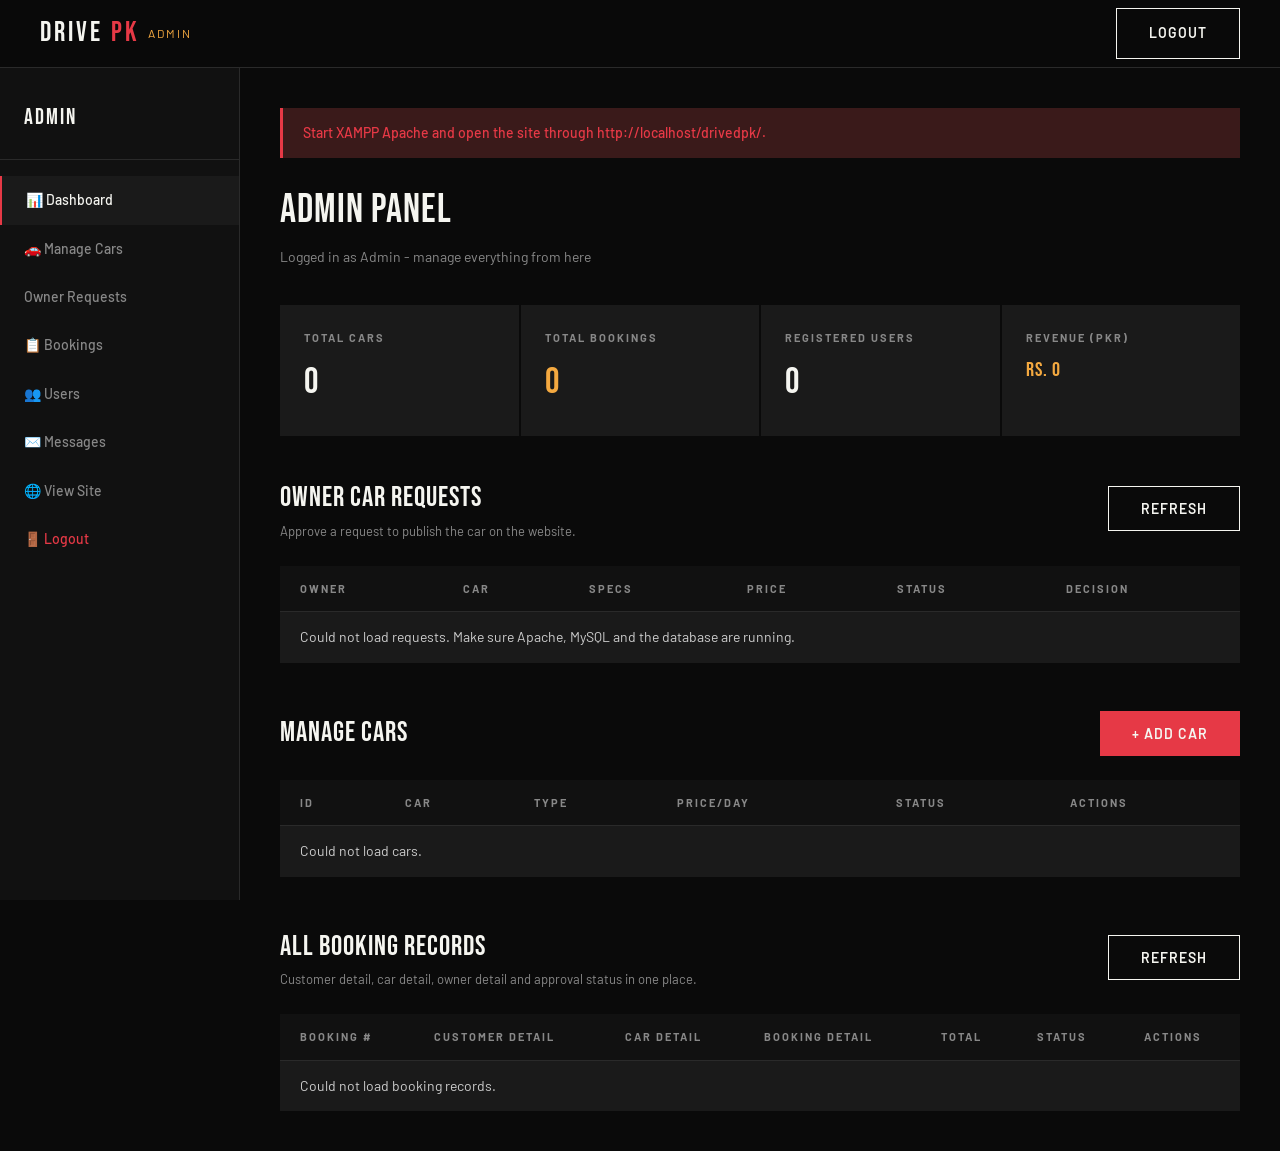
<file: admin.html>
<!DOCTYPE html>
<html lang="en">
<head>
  <meta charset="UTF-8">
  <meta name="viewport" content="width=device-width, initial-scale=1.0">
  <title>Admin Panel — DrivePK</title>
  <link rel="stylesheet" href="css/style.css">
  <link rel="stylesheet" href="css/responsive.css">
</head>
<body data-guard="admin">

<nav>
  <div class="nav-inner">
    <a href="index.html" class="nav-logo">DRIVE<span>PK</span> <span style="font-size:12px; color:var(--gold); letter-spacing:2px; font-family:var(--font-body);">ADMIN</span></a>
    <div class="nav-actions">
      <a href="php/auth.php?action=logout" class="btn-outline">Logout</a>
    </div>
  </div>
</nav>

<div class="dashboard-layout">

  <aside class="sidebar-nav">
    <div class="sidebar-nav-logo">ADMIN</div>
    <a href="admin.html" class="active">📊 Dashboard</a>
    <a href="#cars-section" onclick="showSection('cars')">🚗 Manage Cars</a>
    <a href="#owner-requests">Owner Requests</a>
    <a href="#bookings-section" onclick="showSection('bookings')">📋 Bookings</a>
    <a href="#users-section" onclick="showSection('users')">👥 Users</a>
    <a href="#messages-section" onclick="showSection('messages')">✉️ Messages</a>
    <a href="index.html">🌐 View Site</a>
    <a href="php/auth.php?action=logout" style="color:var(--red);">🚪 Logout</a>
  </aside>

  <main class="dashboard-main">

    <div id="alertBox"></div>
    <div class="dashboard-greeting">ADMIN PANEL</div>
    <div class="dashboard-date">Logged in as <span data-user-name>Admin</span> - manage everything from here</div>

    <div class="stats-row">
      <div class="stat-card">
        <div class="stat-card-label">Total Cars</div>
        <div class="stat-card-value" id="adminTotalCars">0</div>
      </div>
      <div class="stat-card">
        <div class="stat-card-label">Total Bookings</div>
        <div class="stat-card-value gold" id="adminTotalBookings">0</div>
      </div>
      <div class="stat-card">
        <div class="stat-card-label">Registered Users</div>
        <div class="stat-card-value" id="adminTotalUsers">0</div>
      </div>
      <div class="stat-card">
        <div class="stat-card-label">Revenue (PKR)</div>
        <div class="stat-card-value" id="adminTotalRevenue" style="font-size:20px; color:var(--gold);">Rs. 0</div>
      </div>
    </div>

    <div id="owner-requests" style="margin-bottom:48px;">
      <div style="margin-bottom:24px; display:flex; justify-content:space-between; align-items:center; gap:16px; flex-wrap:wrap;">
        <div>
          <div style="font-family:var(--font-display); font-size:28px; letter-spacing:1px;">OWNER CAR REQUESTS</div>
          <div style="font-size:13px; color:var(--gray);">Approve a request to publish the car on the website.</div>
        </div>
        <button class="btn-outline" type="button" onclick="loadOwnerRequests()">Refresh</button>
      </div>

      <div class="data-table-wrapper">
        <table class="data-table">
          <thead>
            <tr>
              <th>Owner</th>
              <th>Car</th>
              <th>Specs</th>
              <th>Price</th>
              <th>Status</th>
              <th>Decision</th>
            </tr>
          </thead>
          <tbody id="ownerRequestsBody">
            <tr>
              <td colspan="6">Loading owner requests...</td>
            </tr>
          </tbody>
        </table>
      </div>
    </div>

    <div id="section-cars">
      <div style="margin-bottom:24px; display:flex; justify-content:space-between; align-items:center;">
        <div style="font-family:var(--font-display); font-size:28px; letter-spacing:1px;">MANAGE CARS</div>
        <button class="btn-primary" onclick="document.getElementById('addCarForm').style.display='block'">+ Add Car</button>
      </div>

      <div id="addCarForm" style="display:none; background:var(--card); padding:28px; margin-bottom:24px;">
        <div style="font-family:var(--font-display); font-size:24px; letter-spacing:1px; margin-bottom:20px;">ADD NEW CAR</div>
        <form action="php/admin.php" method="POST">
          <input type="hidden" name="action" value="add_car">
          <div class="form-row">
            <div class="form-group">
              <label>Brand</label>
              <input type="text" name="brand" placeholder="Toyota" required>
            </div>
            <div class="form-group">
              <label>Model</label>
              <input type="text" name="model" placeholder="Corolla" required>
            </div>
          </div>
          <div class="form-row">
            <div class="form-group">
              <label>Year</label>
              <input type="number" name="year" placeholder="2023" required>
            </div>
            <div class="form-group">
              <label>Price Per Day (PKR)</label>
              <input type="number" name="price_per_day" placeholder="8000" required>
            </div>
          </div>
          <div class="form-row">
            <div class="form-group">
              <label>Car Type</label>
              <select name="type">
                <option value="sedan">Sedan</option>
                <option value="suv">SUV</option>
                <option value="hatchback">Hatchback</option>
                <option value="luxury">Luxury</option>
              </select>
            </div>
            <div class="form-group">
              <label>Fuel Type</label>
              <select name="fuel_type">
                <option value="petrol">Petrol</option>
                <option value="diesel">Diesel</option>
                <option value="hybrid">Hybrid</option>
              </select>
            </div>
          </div>
          <div class="form-row">
            <div class="form-group">
              <label>Transmission</label>
              <select name="transmission">
                <option value="auto">Automatic</option>
                <option value="manual">Manual</option>
                <option value="cvt">CVT</option>
              </select>
            </div>
            <div class="form-group">
              <label>Seats</label>
              <input type="number" name="seats" placeholder="5" value="5" required>
            </div>
          </div>
          <div class="form-group">
            <label>Image Filename (in /images/)</label>
            <input type="text" name="image" placeholder="corolla.jpg">
          </div>
          <div style="display:flex; gap:12px;">
            <button type="submit" class="btn-primary">Save Car</button>
            <button type="button" class="btn-outline" onclick="document.getElementById('addCarForm').style.display='none'">Cancel</button>
          </div>
        </form>
      </div>

      <div class="data-table-wrapper">
        <table class="data-table">
          <thead>
            <tr>
              <th>ID</th>
              <th>Car</th>
              <th>Type</th>
              <th>Price/Day</th>
              <th>Status</th>
              <th>Actions</th>
            </tr>
          </thead>
          <tbody id="adminCarsBody">
            <tr>
              <td colspan="6">Loading cars...</td>
            </tr>
          </tbody>
        </table>
      </div>
    </div>

    <div style="margin-top:48px; margin-bottom:24px; display:flex; justify-content:space-between; align-items:center; gap:16px; flex-wrap:wrap;">
      <div>
        <div style="font-family:var(--font-display); font-size:28px; letter-spacing:1px;">ALL BOOKING RECORDS</div>
        <div style="font-size:13px; color:var(--gray);">Customer detail, car detail, owner detail and approval status in one place.</div>
      </div>
      <button type="button" class="btn-outline" onclick="loadAdminBookings()">Refresh</button>
    </div>
    <div class="data-table-wrapper">
      <table class="data-table">
        <thead>
          <tr>
            <th>Booking #</th>
            <th>Customer Detail</th>
            <th>Car Detail</th>
            <th>Booking Detail</th>
            <th>Total</th>
            <th>Status</th>
            <th>Actions</th>
          </tr>
        </thead>
        <tbody id="adminBookingsBody">
          <tr>
            <td colspan="7">Loading bookings...</td>
          </tr>
        </tbody>
      </table>
    </div>

  </main>
</div>

<script src="js/main.js"></script>
<script src="js/auth-state.js"></script>
<script>
function escapeHTML(value) {
  return String(value ?? '').replace(/[&<>"']/g, function(char) {
    return ({ '&': '&amp;', '<': '&lt;', '>': '&gt;', '"': '&quot;', "'": '&#039;' })[char];
  });
}

function formatPKR(value) {
  return 'Rs. ' + Number(value || 0).toLocaleString('en-PK');
}

function formatDate(value) {
  if (!value) return '-';
  const date = new Date(String(value).replace(' ', 'T'));
  if (Number.isNaN(date.getTime())) return escapeHTML(value);
  return date.toLocaleDateString('en-PK', { year: 'numeric', month: 'short', day: 'numeric' });
}

function parseGalleryImages(value, fallbackImage) {
  let images = [];
  if (Array.isArray(value)) {
    images = value;
  } else if (value) {
    try {
      const parsed = JSON.parse(value);
      images = Array.isArray(parsed) ? parsed : [];
    } catch (error) {
      images = String(value).split(/[\r\n,]+/);
    }
  }
  if (!images.length && fallbackImage) images = [fallbackImage];
  return images.filter(Boolean);
}

function imagePath(image) {
  const value = String(image || 'corolla.jpg').trim();
  if (/^(https?:)?\/\//i.test(value) || value.startsWith('data:')) return value;
  if (value.startsWith('images/')) return value;
  return 'images/' + value;
}

function gallerySummary(value, fallbackImage) {
  const images = parseGalleryImages(value, fallbackImage);
  if (!images.length) return '';
  return `
    <div style="display:flex; gap:6px; margin-top:8px; align-items:center; flex-wrap:wrap;">
      ${images.slice(0, 3).map(image => `<img src="${escapeHTML(imagePath(image))}" alt="Car photo" style="width:46px; height:34px; object-fit:cover; border:1px solid var(--border);">`).join('')}
      <span style="font-size:12px; color:var(--gray);">${images.length} photo(s)</span>
    </div>
  `;
}

function statusBadge(status) {
  if (status === 'approved') return '<span class="badge badge-available">Approved</span>';
  if (status === 'confirmed' || status === 'active') return '<span class="badge badge-booked">Booked</span>';
  if (status === 'completed') return '<span class="badge badge-available">Completed</span>';
  if (status === 'cancelled') return '<span class="badge badge-booked">Cancelled</span>';
  if (status === 'rejected') return '<span class="badge badge-booked">Rejected</span>';
  return '<span class="badge" style="background:#1a2a3a; color:#64b5f6;">Pending</span>';
}

function availabilityBadge(available) {
  return Number(available) === 1 || available === true
    ? '<span class="badge badge-available">Free</span>'
    : '<span class="badge badge-booked">Booked</span>';
}

function requestActions(request) {
  if (request.status !== 'pending') {
    return `<div style="font-size:12px; color:var(--gray);">${escapeHTML(request.admin_note || 'Reviewed')}</div>`;
  }

  return `
    <form action="php/admin.php" method="POST" style="display:flex; gap:8px; flex-wrap:wrap; margin-bottom:8px;">
      <input type="hidden" name="action" value="approve_car_request">
      <input type="hidden" name="request_id" value="${escapeHTML(request.id)}">
      <input type="text" name="admin_note" placeholder="Approval note" style="min-width:150px; flex:1; background:var(--black); border:1px solid var(--border); color:var(--white); padding:8px;">
      <button class="action-btn edit" type="submit">Approve</button>
    </form>
    <form action="php/admin.php" method="POST" style="display:flex; gap:8px; flex-wrap:wrap;">
      <input type="hidden" name="action" value="reject_car_request">
      <input type="hidden" name="request_id" value="${escapeHTML(request.id)}">
      <input type="text" name="admin_note" placeholder="Reject reason" style="min-width:150px; flex:1; background:var(--black); border:1px solid var(--border); color:var(--white); padding:8px;">
      <button class="action-btn delete" type="submit">Reject</button>
    </form>
  `;
}

function bookingActions(booking) {
  const statuses = ['pending', 'confirmed', 'active', 'completed', 'cancelled', 'rejected'];
  return `
    <form action="php/admin.php" method="POST" style="display:flex; gap:8px; flex-wrap:wrap; align-items:center;">
      <input type="hidden" name="action" value="update_booking">
      <input type="hidden" name="booking_id" value="${escapeHTML(booking.id)}">
      <select name="status" style="background:var(--black); border:1px solid var(--border); color:var(--white); padding:8px;">
        ${statuses.map(status => `<option value="${status}" ${booking.status === status ? 'selected' : ''}>${status}</option>`).join('')}
      </select>
      <button class="action-btn edit" type="submit">Update</button>
    </form>
  `;
}

async function loadOwnerRequests() {
  const body = document.getElementById('ownerRequestsBody');
  if (!body) return;

  body.innerHTML = '<tr><td colspan="6">Loading owner requests...</td></tr>';

  try {
    const response = await fetch('php/admin.php?action=list_car_requests', { cache: 'no-store' });
    const result = await response.json();
    const requests = result.requests || [];

    if (!requests.length) {
      body.innerHTML = '<tr><td colspan="6">No owner car requests yet.</td></tr>';
      return;
    }

    body.innerHTML = requests.map(request => `
      <tr>
        <td>
          <strong>${escapeHTML(request.owner_name)}</strong>
          <div style="font-size:12px; color:var(--gray);">${escapeHTML(request.owner_email)}</div>
          <div style="font-size:12px; color:var(--gray);">${escapeHTML(request.owner_phone)}</div>
        </td>
        <td>
          <strong>${escapeHTML(request.brand)} ${escapeHTML(request.model)}</strong>
          <div style="font-size:12px; color:var(--gray);">${escapeHTML(request.year)} - ${escapeHTML(request.city || '')}</div>
          ${gallerySummary(request.gallery_images, request.image)}
          <div style="font-size:12px; color:var(--gray);">${escapeHTML(request.description || '')}</div>
        </td>
        <td>${escapeHTML(request.type)} / ${escapeHTML(request.fuel_type)} / ${escapeHTML(request.transmission)} / ${escapeHTML(request.seats)} seats</td>
        <td style="color:var(--gold);">${formatPKR(request.price_per_day)}</td>
        <td>${statusBadge(request.status)}</td>
        <td>${requestActions(request)}</td>
      </tr>
    `).join('');
  } catch (error) {
    body.innerHTML = '<tr><td colspan="6">Could not load requests. Make sure Apache, MySQL and the database are running.</td></tr>';
  }
}

async function loadAdminSummary() {
  try {
    const response = await fetch('php/admin.php?action=summary', { cache: 'no-store' });
    const result = await response.json();
    const summary = result.summary || {};

    document.getElementById('adminTotalCars').textContent = summary.cars || 0;
    document.getElementById('adminTotalBookings').textContent = summary.bookings || 0;
    document.getElementById('adminTotalUsers').textContent = summary.users || 0;
    document.getElementById('adminTotalRevenue').textContent = formatPKR(summary.revenue || 0);
  } catch (error) {}
}

async function loadAdminCars() {
  const body = document.getElementById('adminCarsBody');
  if (!body) return;

  body.innerHTML = '<tr><td colspan="6">Loading cars...</td></tr>';

  try {
    const response = await fetch('php/cars.php', { cache: 'no-store' });
    const result = await response.json();
    const cars = result.cars || [];

    if (!cars.length) {
      body.innerHTML = '<tr><td colspan="6">No cars found.</td></tr>';
      return;
    }

    body.innerHTML = cars.map(car => `
      <tr>
        <td>${escapeHTML(car.id)}</td>
        <td>
          <strong>${escapeHTML(car.brand)} ${escapeHTML(car.model)} ${escapeHTML(car.year)}</strong>
          <div style="font-size:12px; color:var(--gray);">Owner: ${escapeHTML(car.owner_name || 'DrivePK admin')}</div>
        </td>
        <td>${escapeHTML(car.type)} / ${escapeHTML(car.fuel_type)} / ${escapeHTML(car.transmission)}</td>
        <td style="color:var(--gold);">${formatPKR(car.price_per_day)}</td>
        <td>${availabilityBadge(car.available)}</td>
        <td><div class="table-actions">
          <button class="action-btn edit" onclick="editCar(${escapeHTML(car.id)})">Edit</button>
          <button class="action-btn delete" onclick="deleteCar(${escapeHTML(car.id)})">Delete</button>
        </div></td>
      </tr>
    `).join('');
  } catch (error) {
    body.innerHTML = '<tr><td colspan="6">Could not load cars.</td></tr>';
  }
}

async function loadAdminBookings() {
  const body = document.getElementById('adminBookingsBody');
  if (!body) return;

  body.innerHTML = '<tr><td colspan="7">Loading bookings...</td></tr>';

  try {
    const response = await fetch('php/admin.php?action=list_bookings', { cache: 'no-store' });
    const result = await response.json();
    const bookings = result.bookings || [];

    if (!bookings.length) {
      body.innerHTML = '<tr><td colspan="7">No booking records yet.</td></tr>';
      return;
    }

    body.innerHTML = bookings.map(booking => `
      <tr>
        <td>
          <strong>${escapeHTML(booking.booking_ref)}</strong>
          <div style="font-size:12px; color:var(--gray);">Submitted ${formatDate(booking.created_at)}</div>
        </td>
        <td>
          <strong>${escapeHTML(booking.full_name)}</strong>
          <div style="font-size:12px; color:var(--gray);">${escapeHTML(booking.email)}</div>
          <div style="font-size:12px; color:var(--gray);">${escapeHTML(booking.phone)}</div>
          <div style="font-size:12px; color:var(--gray);">CNIC: ${escapeHTML(booking.cnic)}</div>
        </td>
        <td>
          <strong>${escapeHTML(booking.brand)} ${escapeHTML(booking.model)} ${escapeHTML(booking.year)}</strong>
          <div style="font-size:12px; color:var(--gray);">${escapeHTML(booking.type)} / ${escapeHTML(booking.fuel_type)} / ${escapeHTML(booking.transmission)} / ${escapeHTML(booking.seats)} seats</div>
          <div style="font-size:12px; color:var(--gray);">Owner: ${escapeHTML(booking.owner_name || 'DrivePK admin')}</div>
          <div style="font-size:12px; color:var(--gray);">Car status: ${Number(booking.available) === 1 ? 'Free' : 'Booked'}</div>
        </td>
        <td>
          <div>${formatDate(booking.pickup_date)} to ${formatDate(booking.dropoff_date)}</div>
          <div style="font-size:12px; color:var(--gray);">${escapeHTML(booking.total_days)} day(s), ${escapeHTML(booking.pickup_city)}</div>
          <div style="font-size:12px; color:var(--gray);">${escapeHTML(booking.notes || '')}</div>
          ${booking.owner_note ? `<div style="font-size:12px; color:var(--gold); margin-top:4px;">Owner: ${escapeHTML(booking.owner_note)}</div>` : ''}
        </td>
        <td style="color:var(--gold);">${formatPKR(booking.total_price)}</td>
        <td>${statusBadge(booking.status)}</td>
        <td>${bookingActions(booking)}</td>
      </tr>
    `).join('');
  } catch (error) {
    body.innerHTML = '<tr><td colspan="7">Could not load booking records.</td></tr>';
  }
}

function editCar(id) {
  alert('Edit car #' + id + ' — connect to PHP admin.php for full edit functionality.');
}

function deleteCar(id) {
  if (confirm('Delete car #' + id + '? This cannot be undone.')) {
    window.location.href = 'php/admin.php?action=delete_car&id=' + id;
  }
}

function showSection(name) {
  if (window.event) window.event.preventDefault();
}

loadOwnerRequests();
loadAdminSummary();
loadAdminCars();
loadAdminBookings();
</script>
</body>
</html>
</file>
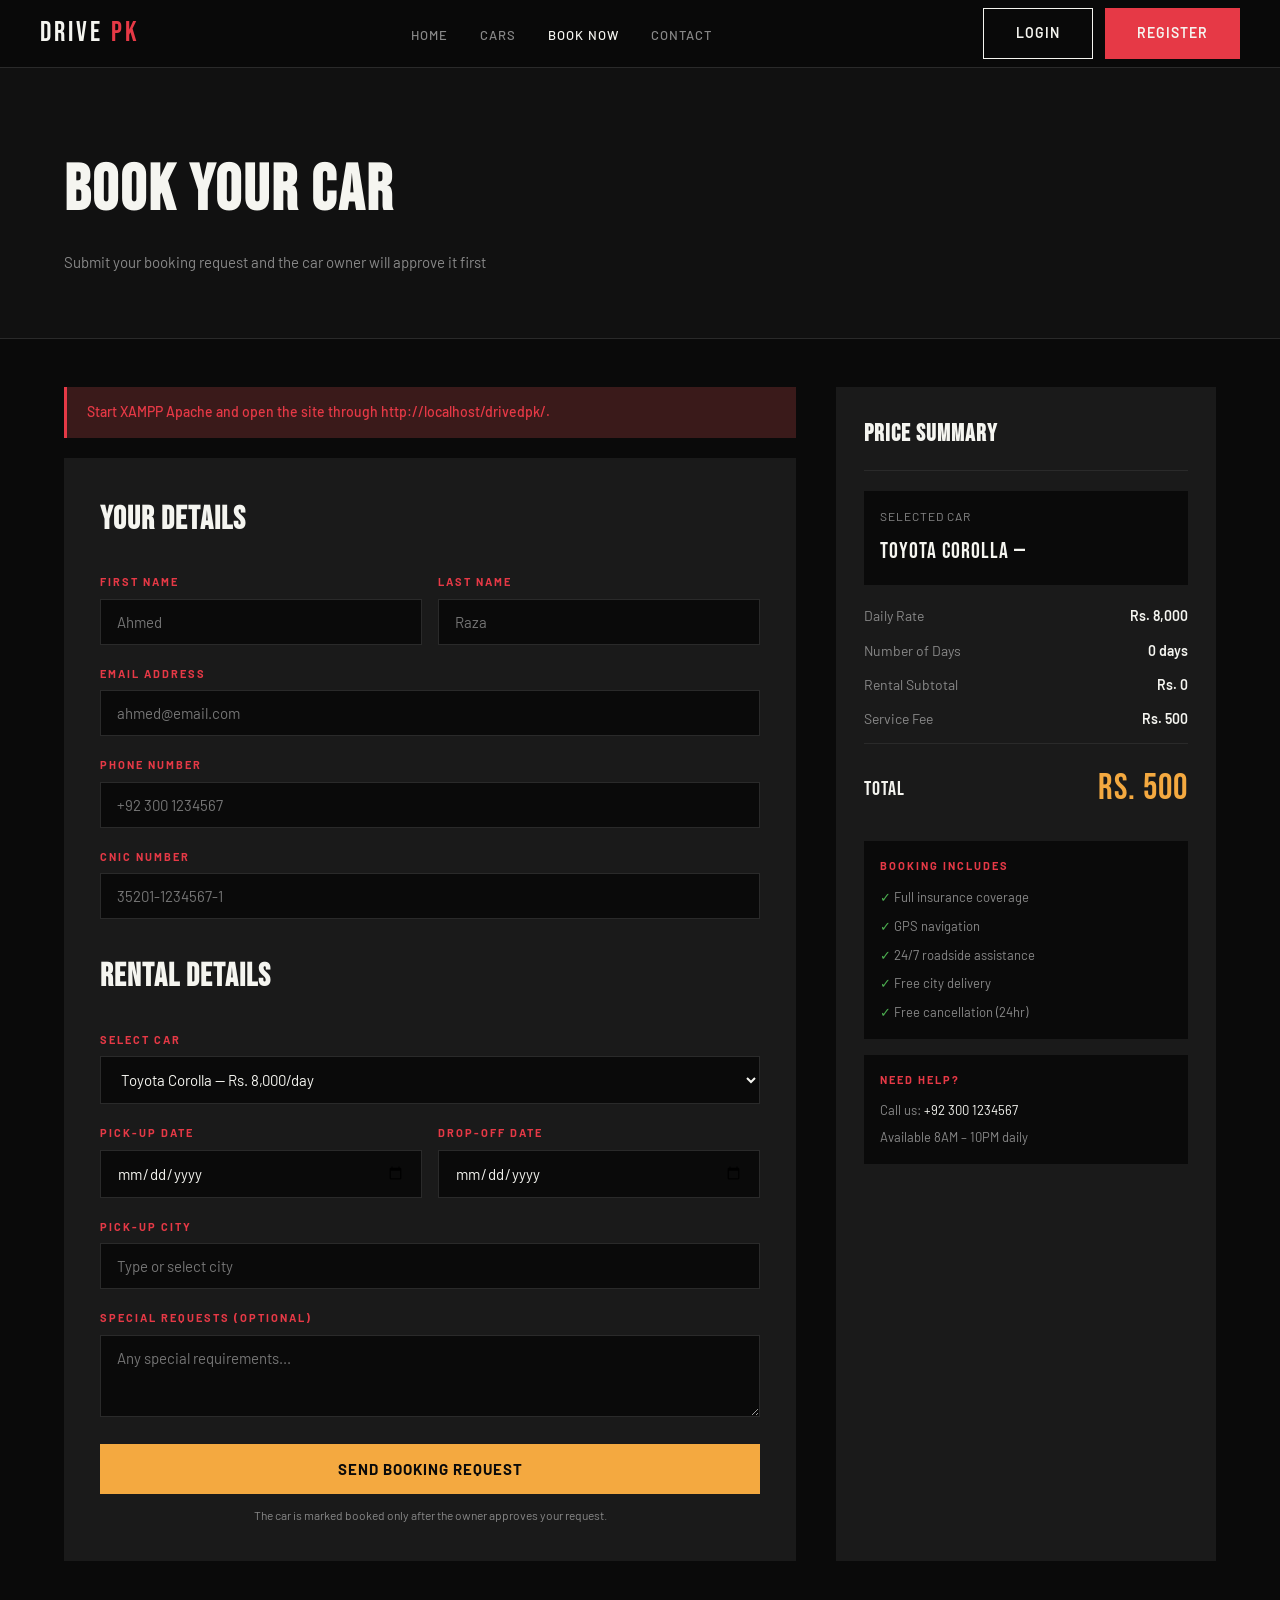
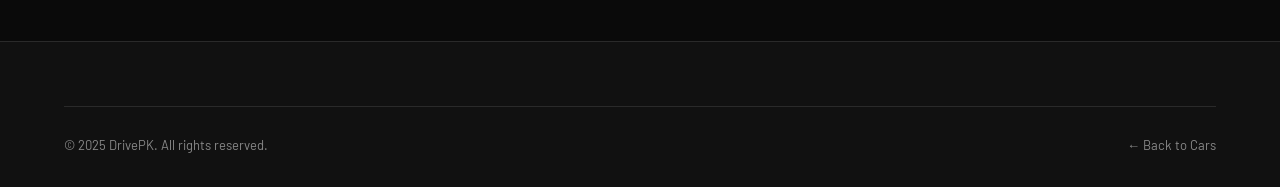
<file: booking.html>
<!DOCTYPE html>
<html lang="en">
<head>
  <meta charset="UTF-8">
  <meta name="viewport" content="width=device-width, initial-scale=1.0">
  <title>Book a Car — DrivePK</title>
  <link rel="stylesheet" href="css/style.css">
  <link rel="stylesheet" href="css/responsive.css">
</head>
<body data-guard="customer">

<nav>
  <div class="nav-inner">
    <a href="index.html" class="nav-logo">DRIVE<span>PK</span></a>
    <ul class="nav-links">
      <li><a href="index.html">Home</a></li>
      <li><a href="cars.html">Cars</a></li>
      <li><a href="booking.html" class="active">Book Now</a></li>
      <li><a href="contact.html">Contact</a></li>
    </ul>
    <div class="nav-actions">
      <a href="login.html" class="btn-outline">Login</a>
      <a href="register.html" class="btn-primary">Register</a>
    </div>
    <button class="hamburger" id="hamburger"><span></span><span></span><span></span></button>
  </div>
</nav>

<div class="mobile-menu" id="mobileMenu">
  <a href="index.html">Home</a>
  <a href="cars.html">Cars</a>
  <a href="booking.html">Book Now</a>
  <a href="contact.html">Contact</a>
</div>

<section class="page-hero">
  <div class="container">
    <h1>BOOK YOUR CAR</h1>
    <p>Submit your booking request and the car owner will approve it first</p>
  </div>
</section>

<div class="container">
  <div class="booking-layout">

    <div>
      <div id="alertBox"></div>

      <form class="booking-card" id="bookingForm" action="php/booking.php" method="POST">
        <h2>YOUR DETAILS</h2>

        <div class="form-row">
          <div class="form-group">
            <label>First Name</label>
            <input type="text" name="first_name" placeholder="Ahmed" required>
          </div>
          <div class="form-group">
            <label>Last Name</label>
            <input type="text" name="last_name" placeholder="Raza" required>
          </div>
        </div>

        <div class="form-group">
          <label>Email Address</label>
          <input type="email" name="email" placeholder="ahmed@email.com" required>
        </div>

        <div class="form-group">
          <label>Phone Number</label>
          <input type="tel" name="phone" placeholder="+92 300 1234567" required>
        </div>

        <div class="form-group">
          <label>CNIC Number</label>
          <input type="text" name="cnic" placeholder="35201-1234567-1" required>
        </div>

        <h2 style="margin-top:32px;">RENTAL DETAILS</h2>

        <div class="form-group">
          <label>Select Car</label>
          <select name="car_id" id="carSelect" onchange="updatePrice()">
            <option value="1" data-price="8000">Toyota Corolla — Rs. 8,000/day</option>
            <option value="2" data-price="9500">Honda Civic — Rs. 9,500/day</option>
            <option value="3" data-price="18000">Toyota Fortuner — Rs. 18,000/day</option>
            <option value="4" data-price="5500">Suzuki Cultus — Rs. 5,500/day</option>
            <option value="5" data-price="12000">Honda BR-V — Rs. 12,000/day</option>
            <option value="6" data-price="15000">Hyundai Tucson — Rs. 15,000/day</option>
          </select>
        </div>

        <div class="form-row">
          <div class="form-group">
            <label>Pick-up Date</label>
            <input type="date" name="pickup_date" id="pickupDate" required onchange="calculatePrice()">
          </div>
          <div class="form-group">
            <label>Drop-off Date</label>
            <input type="date" name="dropoff_date" id="dropoffDate" required onchange="calculatePrice()">
          </div>
        </div>

        <div class="form-group">
          <label>Pick-up City</label>
          <input type="text" name="pickup_city" list="pakistanCityOptions" placeholder="Type or select city" required>
        </div>

        <div class="form-group">
          <label>Special Requests (Optional)</label>
          <textarea name="notes" rows="3" placeholder="Any special requirements..."></textarea>
        </div>

        <input type="hidden" name="total_price" id="totalPriceInput" value="0">

        <button type="submit" class="btn-gold" style="width:100%; padding:16px; font-size:15px;">Send Booking Request</button>
        <p style="font-size:12px; color:var(--gray); text-align:center; margin-top:12px;">The car is marked booked only after the owner approves your request.</p>
        <datalist id="pakistanCityOptions">
          <option value="Lahore">
          <option value="Karachi">
          <option value="Islamabad">
          <option value="Rawalpindi">
          <option value="Faisalabad">
          <option value="Multan">
          <option value="Peshawar">
          <option value="Quetta">
          <option value="Sialkot">
          <option value="Gujranwala">
          <option value="Hyderabad">
          <option value="Sukkur">
          <option value="Bahawalpur">
          <option value="Sargodha">
          <option value="Abbottabad">
          <option value="Mardan">
          <option value="Muzaffarabad">
          <option value="Gilgit">
          <option value="Skardu">
          <option value="Gwadar">
          <option value="Rahim Yar Khan">
          <option value="Sahiwal">
          <option value="Okara">
          <option value="Sheikhupura">
          <option value="Jhelum">
          <option value="Gujrat">
          <option value="Larkana">
          <option value="Nawabshah">
          <option value="Dera Ghazi Khan">
        </datalist>
      </form>
    </div>

    <div class="price-summary">
      <h3>PRICE SUMMARY</h3>

      <div style="background:var(--black); padding:16px; margin-bottom:20px;">
        <div style="font-size:12px; color:var(--gray); margin-bottom:8px; text-transform:uppercase; letter-spacing:1px;">Selected Car</div>
        <div style="font-family:var(--font-display); font-size:22px; letter-spacing:1px;" id="summaryCarName">Toyota Corolla</div>
      </div>

      <div class="price-line">
        <span>Daily Rate</span>
        <strong id="summaryRate">Rs. 8,000</strong>
      </div>
      <div class="price-line">
        <span>Number of Days</span>
        <strong id="summaryDays">0 days</strong>
      </div>
      <div class="price-line">
        <span>Rental Subtotal</span>
        <strong id="summarySubtotal">Rs. 0</strong>
      </div>
      <div class="price-line">
        <span>Service Fee</span>
        <strong>Rs. 500</strong>
      </div>

      <div class="price-total">
        <span class="price-total-label">TOTAL</span>
        <span class="price-total-amount" id="summaryTotal">Rs. 500</span>
      </div>

      <div style="margin-top:24px; padding:16px; background:var(--black);">
        <div style="font-size:11px; font-weight:700; letter-spacing:2px; text-transform:uppercase; color:var(--red); margin-bottom:12px;">Booking Includes</div>
        <div style="font-size:13px; color:var(--gray); display:flex; flex-direction:column; gap:8px;">
          <span><span style="color:#4caf50;">✓</span> Full insurance coverage</span>
          <span><span style="color:#4caf50;">✓</span> GPS navigation</span>
          <span><span style="color:#4caf50;">✓</span> 24/7 roadside assistance</span>
          <span><span style="color:#4caf50;">✓</span> Free city delivery</span>
          <span><span style="color:#4caf50;">✓</span> Free cancellation (24hr)</span>
        </div>
      </div>

      <div style="margin-top:16px; padding:16px; background:var(--black);">
        <div style="font-size:11px; font-weight:700; letter-spacing:2px; text-transform:uppercase; color:var(--red); margin-bottom:12px;">Need Help?</div>
        <div style="font-size:13px; color:var(--gray);">Call us: <a href="tel:+923001234567" style="color:var(--white);">+92 300 1234567</a></div>
        <div style="font-size:13px; color:var(--gray); margin-top:6px;">Available 8AM – 10PM daily</div>
      </div>
    </div>

  </div>
</div>

<footer>
  <div class="container">
    <div class="footer-bottom" style="border-top:1px solid var(--border); padding-top:28px;">
      <span>© 2025 DrivePK. All rights reserved.</span>
      <a href="cars.html" style="color:var(--gray);">← Back to Cars</a>
    </div>
  </div>
</footer>

<script src="js/main.js"></script>
<script src="js/auth-state.js"></script>
<script src="js/booking.js"></script>
</body>
</html>
</file>
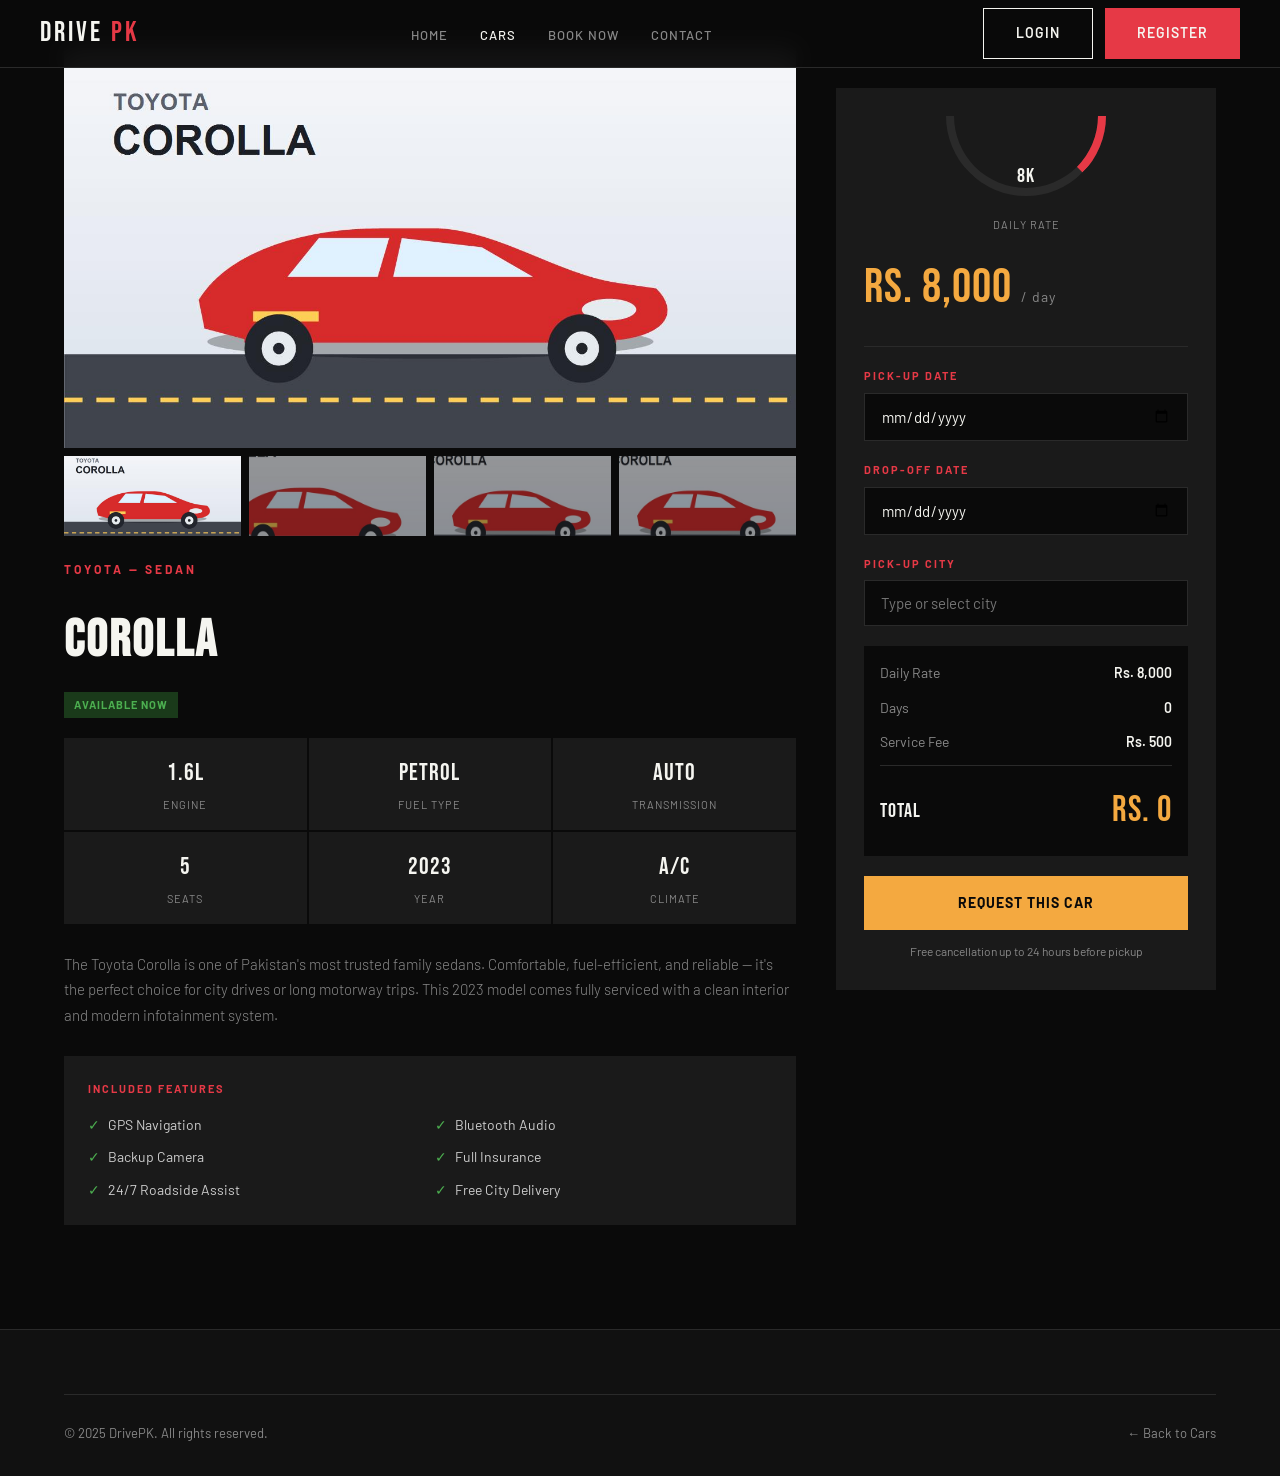
<file: car-detail.html>
<!DOCTYPE html>
<html lang="en">
<head>
  <meta charset="UTF-8">
  <meta name="viewport" content="width=device-width, initial-scale=1.0">
  <title>Toyota Corolla — DrivePK</title>
  <link rel="stylesheet" href="css/style.css">
  <link rel="stylesheet" href="css/responsive.css">
</head>
<body>

<nav>
  <div class="nav-inner">
    <a href="index.html" class="nav-logo">DRIVE<span>PK</span></a>
    <ul class="nav-links">
      <li><a href="index.html">Home</a></li>
      <li><a href="cars.html" class="active">Cars</a></li>
      <li><a href="booking.html">Book Now</a></li>
      <li><a href="contact.html">Contact</a></li>
    </ul>
    <div class="nav-actions">
      <a href="login.html" class="btn-outline">Login</a>
      <a href="register.html" class="btn-primary">Register</a>
    </div>
    <button class="hamburger" id="hamburger"><span></span><span></span><span></span></button>
  </div>
</nav>

<div class="mobile-menu" id="mobileMenu">
  <a href="index.html">Home</a>
  <a href="cars.html">Cars</a>
  <a href="booking.html">Book Now</a>
  <a href="contact.html">Contact</a>
</div>

<div class="container">
  <div class="car-detail-layout">

    <div>
      <div class="car-gallery">
        <div class="car-main-image">
          <img src="images/corolla.jpg" alt="Toyota Corolla" id="mainImage">
        </div>
        <div class="car-thumbs">
          <div class="car-thumb active" onclick="changeImage('images/corolla.jpg', this)">
            <img src="images/corolla.jpg" alt="View 1">
          </div>
          <div class="car-thumb" onclick="changeImage('images/corolla-interior.jpg', this)">
            <img src="images/corolla-interior.jpg" alt="Interior">
          </div>
          <div class="car-thumb" onclick="changeImage('images/corolla-side.jpg', this)">
            <img src="images/corolla-side.jpg" alt="Side View">
          </div>
          <div class="car-thumb" onclick="changeImage('images/corolla-rear.jpg', this)">
            <img src="images/corolla-rear.jpg" alt="Rear View">
          </div>
        </div>
      </div>

      <div class="car-detail-brand">Toyota — Sedan</div>
      <h1 class="car-detail-title">COROLLA</h1>
      <span class="badge badge-available" style="margin-bottom:20px; display:inline-block;">Available Now</span>

      <div class="car-detail-specs">
        <div class="detail-spec">
          <div class="detail-spec-value">1.6L</div>
          <div class="detail-spec-label">Engine</div>
        </div>
        <div class="detail-spec">
          <div class="detail-spec-value">Petrol</div>
          <div class="detail-spec-label">Fuel Type</div>
        </div>
        <div class="detail-spec">
          <div class="detail-spec-value">Auto</div>
          <div class="detail-spec-label">Transmission</div>
        </div>
        <div class="detail-spec">
          <div class="detail-spec-value">5</div>
          <div class="detail-spec-label">Seats</div>
        </div>
        <div class="detail-spec">
          <div class="detail-spec-value">2023</div>
          <div class="detail-spec-label">Year</div>
        </div>
        <div class="detail-spec">
          <div class="detail-spec-value">A/C</div>
          <div class="detail-spec-label">Climate</div>
        </div>
      </div>

      <p class="car-description">The Toyota Corolla is one of Pakistan's most trusted family sedans. Comfortable, fuel-efficient, and reliable — it's the perfect choice for city drives or long motorway trips. This 2023 model comes fully serviced with a clean interior and modern infotainment system.</p>

      <div style="background:var(--card); padding:24px; margin-bottom:24px;">
        <div style="font-size:11px; font-weight:700; letter-spacing:2px; text-transform:uppercase; color:var(--red); margin-bottom:16px;">Included Features</div>
        <div style="display:grid; grid-template-columns:1fr 1fr; gap:10px;">
          <div style="font-size:14px; color:var(--light-gray); display:flex; align-items:center; gap:8px;"><span style="color:#4caf50;">✓</span> GPS Navigation</div>
          <div style="font-size:14px; color:var(--light-gray); display:flex; align-items:center; gap:8px;"><span style="color:#4caf50;">✓</span> Bluetooth Audio</div>
          <div style="font-size:14px; color:var(--light-gray); display:flex; align-items:center; gap:8px;"><span style="color:#4caf50;">✓</span> Backup Camera</div>
          <div style="font-size:14px; color:var(--light-gray); display:flex; align-items:center; gap:8px;"><span style="color:#4caf50;">✓</span> Full Insurance</div>
          <div style="font-size:14px; color:var(--light-gray); display:flex; align-items:center; gap:8px;"><span style="color:#4caf50;">✓</span> 24/7 Roadside Assist</div>
          <div style="font-size:14px; color:var(--light-gray); display:flex; align-items:center; gap:8px;"><span style="color:#4caf50;">✓</span> Free City Delivery</div>
        </div>
      </div>
    </div>

    <div class="booking-sidebar">
      <div style="text-align:center; margin-bottom:16px;">
        <div class="speedometer">
          <div class="speedometer-arc"></div>
          <div class="speedometer-fill" id="speedFill"></div>
          <div class="speedometer-label">8K</div>
        </div>
        <div style="font-size:11px; color:var(--gray); letter-spacing:1px; text-transform:uppercase; margin-bottom:8px;">Daily Rate</div>
      </div>
      <div class="booking-sidebar-price">Rs. 8,000 <span>/ day</span></div>

      <div style="height:1px; background:var(--border); margin:20px 0;"></div>

      <div class="form-group">
        <label>Pick-up Date</label>
        <input type="date" id="pickupDate" onchange="calculatePrice()">
      </div>
      <div class="form-group">
        <label>Drop-off Date</label>
        <input type="date" id="dropoffDate" onchange="calculatePrice()">
      </div>
      <div class="form-group">
        <label>Pick-up City</label>
        <input type="text" list="pakistanCityOptions" placeholder="Type or select city">
        <datalist id="pakistanCityOptions">
          <option value="Lahore">
          <option value="Karachi">
          <option value="Islamabad">
          <option value="Rawalpindi">
          <option value="Faisalabad">
          <option value="Multan">
          <option value="Peshawar">
          <option value="Quetta">
          <option value="Sialkot">
          <option value="Gujranwala">
          <option value="Hyderabad">
          <option value="Sukkur">
          <option value="Bahawalpur">
          <option value="Sargodha">
          <option value="Abbottabad">
          <option value="Mardan">
          <option value="Muzaffarabad">
          <option value="Gilgit">
          <option value="Skardu">
          <option value="Gwadar">
          <option value="Rahim Yar Khan">
          <option value="Sahiwal">
          <option value="Okara">
          <option value="Sheikhupura">
          <option value="Jhelum">
          <option value="Gujrat">
          <option value="Larkana">
          <option value="Nawabshah">
          <option value="Dera Ghazi Khan">
        </datalist>
      </div>

      <div style="background:var(--black); padding:16px; margin-bottom:20px;">
        <div class="price-line">
          <span>Daily Rate</span>
          <strong>Rs. 8,000</strong>
        </div>
        <div class="price-line">
          <span>Days</span>
          <strong id="numDays">0</strong>
        </div>
        <div class="price-line">
          <span>Service Fee</span>
          <strong>Rs. 500</strong>
        </div>
        <div class="price-total">
          <span class="price-total-label">Total</span>
          <span class="price-total-amount" id="totalPrice">Rs. 0</span>
        </div>
      </div>

      <a href="booking.html?car=1" class="btn-gold" style="width:100%; text-align:center; display:block; padding:16px;">Request This Car</a>
      <div style="text-align:center; margin-top:12px; font-size:12px; color:var(--gray);">Free cancellation up to 24 hours before pickup</div>
    </div>

  </div>
</div>

<footer>
  <div class="container">
    <div class="footer-bottom" style="border-top:1px solid var(--border); padding-top:28px;">
      <span>© 2025 DrivePK. All rights reserved.</span>
      <a href="cars.html" style="color:var(--gray);">← Back to Cars</a>
    </div>
  </div>
</footer>

<script src="js/main.js"></script>
<script src="js/booking.js"></script>
<script src="js/car-detail.js"></script>
<script>
function changeImage(src, thumb) {
  document.getElementById('mainImage').src = src;
  document.querySelectorAll('.car-thumb').forEach(t => t.classList.remove('active'));
  thumb.classList.add('active');
}
</script>
</body>
</html>
</file>
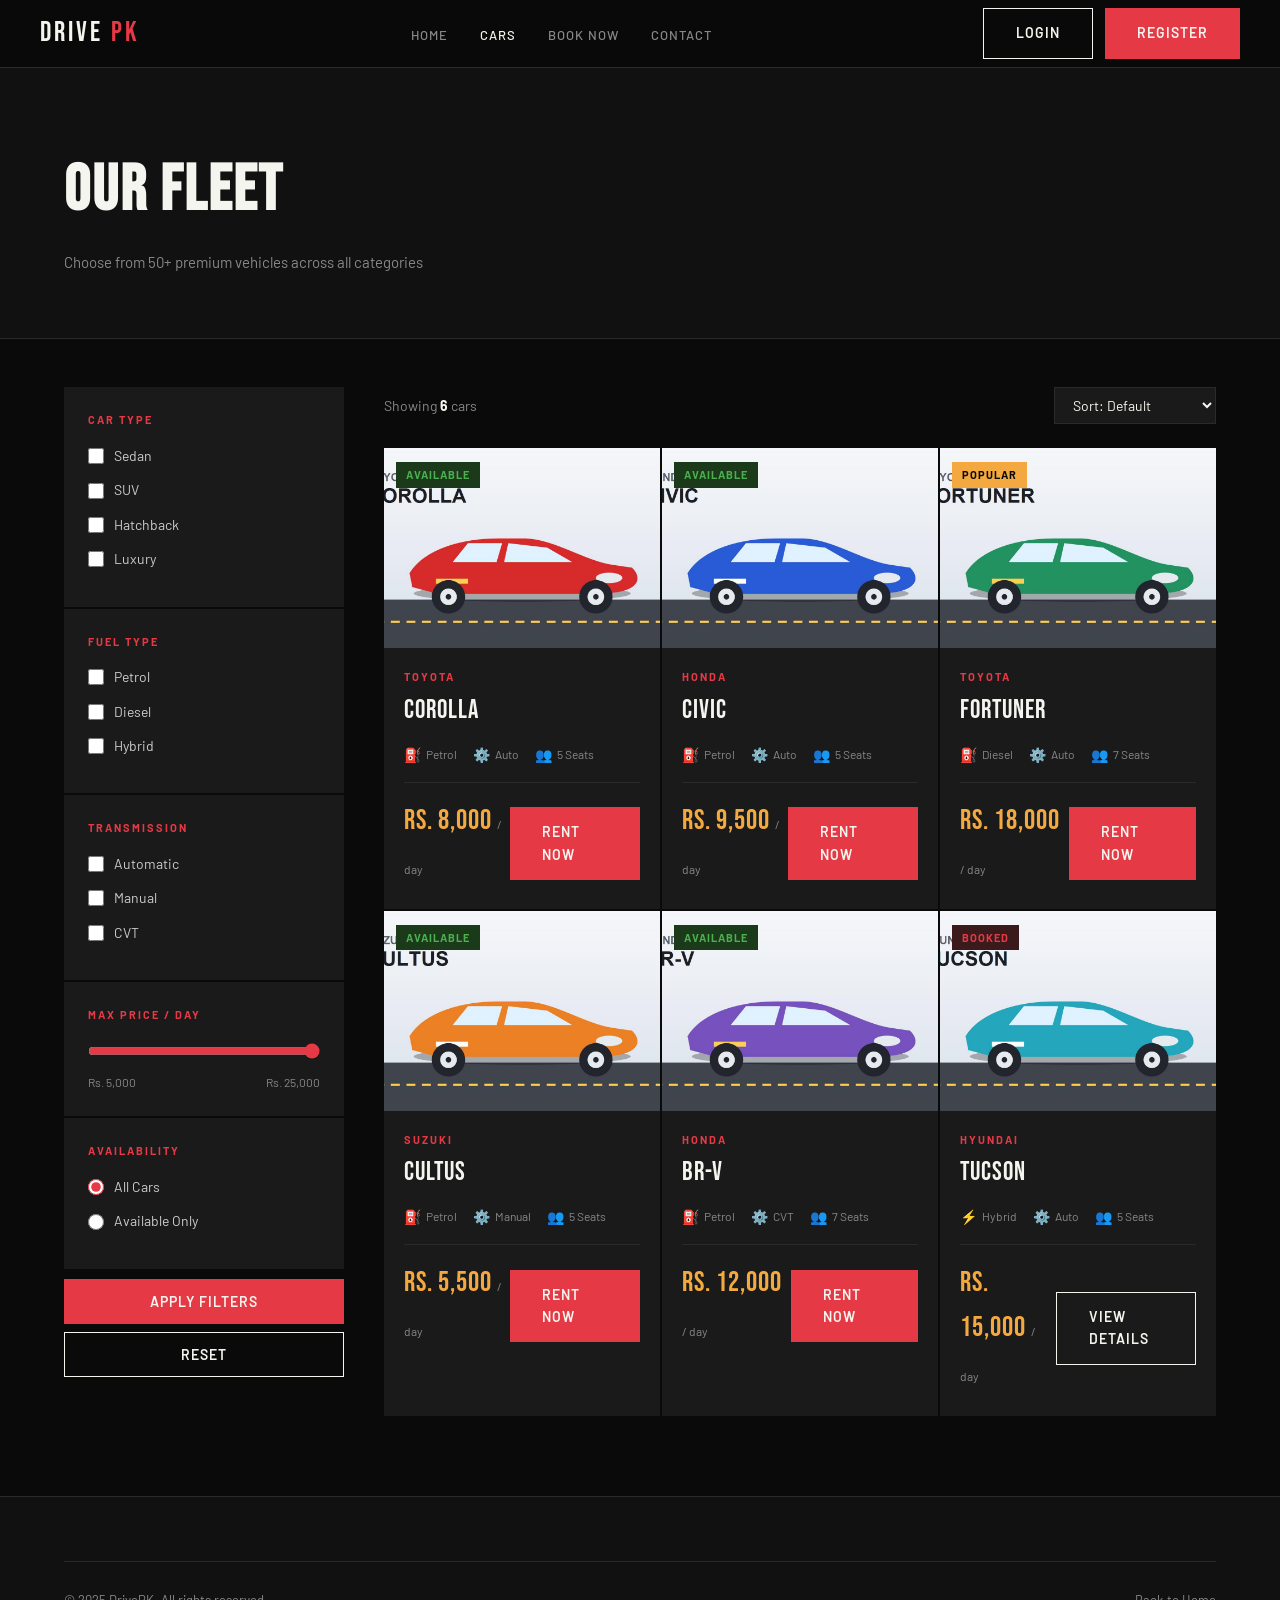
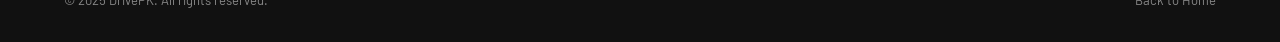
<file: cars.html>
<!DOCTYPE html>
<html lang="en">
<head>
  <meta charset="UTF-8">
  <meta name="viewport" content="width=device-width, initial-scale=1.0">
  <title>Our Cars — DrivePK</title>
  <link rel="stylesheet" href="css/style.css">
  <link rel="stylesheet" href="css/responsive.css">
</head>
<body>

<nav>
  <div class="nav-inner">
    <a href="index.html" class="nav-logo">DRIVE<span>PK</span></a>
    <ul class="nav-links">
      <li><a href="index.html">Home</a></li>
      <li><a href="cars.html" class="active">Cars</a></li>
      <li><a href="booking.html">Book Now</a></li>
      <li><a href="contact.html">Contact</a></li>
    </ul>
    <div class="nav-actions">
      <a href="login.html" class="btn-outline">Login</a>
      <a href="register.html" class="btn-primary">Register</a>
    </div>
    <button class="hamburger" id="hamburger"><span></span><span></span><span></span></button>
  </div>
</nav>

<div class="mobile-menu" id="mobileMenu">
  <a href="index.html">Home</a>
  <a href="cars.html">Cars</a>
  <a href="booking.html">Book Now</a>
  <a href="contact.html">Contact</a>
  <a href="login.html">Login</a>
  <a href="register.html">Register</a>
</div>

<section class="page-hero">
  <div class="container">
    <h1>OUR FLEET</h1>
    <p>Choose from 50+ premium vehicles across all categories</p>
  </div>
</section>

<div class="container">
  <div class="cars-page-grid">

    <aside class="sidebar">
      <div class="sidebar-section">
        <div class="sidebar-title">Car Type</div>
        <div class="sidebar-option"><input type="checkbox" id="sedan" name="type" value="sedan"><label for="sedan">Sedan</label></div>
        <div class="sidebar-option"><input type="checkbox" id="suv" name="type" value="suv"><label for="suv">SUV</label></div>
        <div class="sidebar-option"><input type="checkbox" id="hatchback" name="type" value="hatchback"><label for="hatchback">Hatchback</label></div>
        <div class="sidebar-option"><input type="checkbox" id="luxury" name="type" value="luxury"><label for="luxury">Luxury</label></div>
      </div>

      <div class="sidebar-section">
        <div class="sidebar-title">Fuel Type</div>
        <div class="sidebar-option"><input type="checkbox" id="petrol"><label for="petrol">Petrol</label></div>
        <div class="sidebar-option"><input type="checkbox" id="diesel"><label for="diesel">Diesel</label></div>
        <div class="sidebar-option"><input type="checkbox" id="hybrid"><label for="hybrid">Hybrid</label></div>
      </div>

      <div class="sidebar-section">
        <div class="sidebar-title">Transmission</div>
        <div class="sidebar-option"><input type="checkbox" id="auto"><label for="auto">Automatic</label></div>
        <div class="sidebar-option"><input type="checkbox" id="manual"><label for="manual">Manual</label></div>
        <div class="sidebar-option"><input type="checkbox" id="cvt"><label for="cvt">CVT</label></div>
      </div>

      <div class="sidebar-section">
        <div class="sidebar-title">Max Price / Day</div>
        <input type="range" class="price-range" id="priceRange" min="5000" max="25000" value="25000" step="500" oninput="updatePrice(this.value)">
        <div class="price-labels">
          <span>Rs. 5,000</span>
          <span id="priceLabel">Rs. 25,000</span>
        </div>
      </div>

      <div class="sidebar-section">
        <div class="sidebar-title">Availability</div>
        <div class="sidebar-option"><input type="radio" id="all" name="avail" value="all" checked><label for="all">All Cars</label></div>
        <div class="sidebar-option"><input type="radio" id="available" name="avail" value="available"><label for="available">Available Only</label></div>
      </div>

      <button class="btn-primary" style="width:100%; margin-top:8px;" onclick="applyFilters()">Apply Filters</button>
      <button class="btn-outline" style="width:100%; margin-top:8px;" onclick="resetFilters()">Reset</button>
    </aside>

    <div>
      <div style="display:flex; justify-content:space-between; align-items:center; margin-bottom:24px;">
        <div style="font-size:14px; color:var(--gray);">Showing <strong id="carCount" style="color:var(--white);">6</strong> cars</div>
        <select onchange="sortCars(this.value)" style="background:var(--card); border:1px solid var(--border); color:var(--white); padding:8px 14px; font-family:var(--font-body); font-size:14px; outline:none; cursor:pointer;">
          <option value="default">Sort: Default</option>
          <option value="price-asc">Price: Low to High</option>
          <option value="price-desc">Price: High to Low</option>
          <option value="name">Name A-Z</option>
        </select>
      </div>

      <div class="cars-grid" id="carsGrid">

        <div class="car-card" data-category="sedan" data-price="8000" data-status="available">
          <div class="car-card-image">
            <img src="images/corolla.jpg" alt="Toyota Corolla" loading="lazy">
            <div class="car-card-badge"><span class="badge badge-available">Available</span></div>
          </div>
          <div class="car-card-body">
            <div class="car-brand">Toyota</div>
            <div class="car-name">Corolla</div>
            <div class="car-specs">
              <div class="car-spec"><span class="car-spec-icon">⛽</span> Petrol</div>
              <div class="car-spec"><span class="car-spec-icon">⚙️</span> Auto</div>
              <div class="car-spec"><span class="car-spec-icon">👥</span> 5 Seats</div>
            </div>
            <div class="car-card-footer">
              <div class="car-price">Rs. 8,000 <span>/ day</span></div>
              <a href="car-detail.html?id=1" class="btn-primary">Rent Now</a>
            </div>
          </div>
        </div>

        <div class="car-card" data-category="sedan" data-price="9500" data-status="available">
          <div class="car-card-image">
            <img src="images/civic.jpg" alt="Honda Civic" loading="lazy">
            <div class="car-card-badge"><span class="badge badge-available">Available</span></div>
          </div>
          <div class="car-card-body">
            <div class="car-brand">Honda</div>
            <div class="car-name">Civic</div>
            <div class="car-specs">
              <div class="car-spec"><span class="car-spec-icon">⛽</span> Petrol</div>
              <div class="car-spec"><span class="car-spec-icon">⚙️</span> Auto</div>
              <div class="car-spec"><span class="car-spec-icon">👥</span> 5 Seats</div>
            </div>
            <div class="car-card-footer">
              <div class="car-price">Rs. 9,500 <span>/ day</span></div>
              <a href="car-detail.html?id=2" class="btn-primary">Rent Now</a>
            </div>
          </div>
        </div>

        <div class="car-card" data-category="suv" data-price="18000" data-status="available">
          <div class="car-card-image">
            <img src="images/fortuner.jpg" alt="Toyota Fortuner" loading="lazy">
            <div class="car-card-badge"><span class="badge badge-featured">Popular</span></div>
          </div>
          <div class="car-card-body">
            <div class="car-brand">Toyota</div>
            <div class="car-name">Fortuner</div>
            <div class="car-specs">
              <div class="car-spec"><span class="car-spec-icon">⛽</span> Diesel</div>
              <div class="car-spec"><span class="car-spec-icon">⚙️</span> Auto</div>
              <div class="car-spec"><span class="car-spec-icon">👥</span> 7 Seats</div>
            </div>
            <div class="car-card-footer">
              <div class="car-price">Rs. 18,000 <span>/ day</span></div>
              <a href="car-detail.html?id=3" class="btn-primary">Rent Now</a>
            </div>
          </div>
        </div>

        <div class="car-card" data-category="hatchback" data-price="5500" data-status="available">
          <div class="car-card-image">
            <img src="images/cultus.jpg" alt="Suzuki Cultus" loading="lazy">
            <div class="car-card-badge"><span class="badge badge-available">Available</span></div>
          </div>
          <div class="car-card-body">
            <div class="car-brand">Suzuki</div>
            <div class="car-name">Cultus</div>
            <div class="car-specs">
              <div class="car-spec"><span class="car-spec-icon">⛽</span> Petrol</div>
              <div class="car-spec"><span class="car-spec-icon">⚙️</span> Manual</div>
              <div class="car-spec"><span class="car-spec-icon">👥</span> 5 Seats</div>
            </div>
            <div class="car-card-footer">
              <div class="car-price">Rs. 5,500 <span>/ day</span></div>
              <a href="car-detail.html?id=4" class="btn-primary">Rent Now</a>
            </div>
          </div>
        </div>

        <div class="car-card" data-category="suv" data-price="12000" data-status="available">
          <div class="car-card-image">
            <img src="images/brv.jpg" alt="Honda BRV" loading="lazy">
            <div class="car-card-badge"><span class="badge badge-available">Available</span></div>
          </div>
          <div class="car-card-body">
            <div class="car-brand">Honda</div>
            <div class="car-name">BR-V</div>
            <div class="car-specs">
              <div class="car-spec"><span class="car-spec-icon">⛽</span> Petrol</div>
              <div class="car-spec"><span class="car-spec-icon">⚙️</span> CVT</div>
              <div class="car-spec"><span class="car-spec-icon">👥</span> 7 Seats</div>
            </div>
            <div class="car-card-footer">
              <div class="car-price">Rs. 12,000 <span>/ day</span></div>
              <a href="car-detail.html?id=5" class="btn-primary">Rent Now</a>
            </div>
          </div>
        </div>

        <div class="car-card" data-category="suv" data-price="15000" data-status="booked">
          <div class="car-card-image">
            <img src="images/tucson.jpg" alt="Hyundai Tucson" loading="lazy">
            <div class="car-card-badge"><span class="badge badge-booked">Booked</span></div>
          </div>
          <div class="car-card-body">
            <div class="car-brand">Hyundai</div>
            <div class="car-name">Tucson</div>
            <div class="car-specs">
              <div class="car-spec"><span class="car-spec-icon">⚡</span> Hybrid</div>
              <div class="car-spec"><span class="car-spec-icon">⚙️</span> Auto</div>
              <div class="car-spec"><span class="car-spec-icon">👥</span> 5 Seats</div>
            </div>
            <div class="car-card-footer">
              <div class="car-price">Rs. 15,000 <span>/ day</span></div>
              <a href="car-detail.html?id=6" class="btn-outline">View Details</a>
            </div>
          </div>
        </div>

      </div>
    </div>
  </div>
</div>

<footer>
  <div class="container">
    <div class="footer-bottom" style="border-top: 1px solid var(--border); padding-top: 28px;">
      <span>© 2025 DrivePK. All rights reserved.</span>
      <a href="index.html" style="color:var(--gray);">Back to Home</a>
    </div>
  </div>
</footer>

<script src="js/main.js"></script>
<script src="js/filter.js"></script>
<script src="js/cars.js"></script>
</body>
</html>
</file>
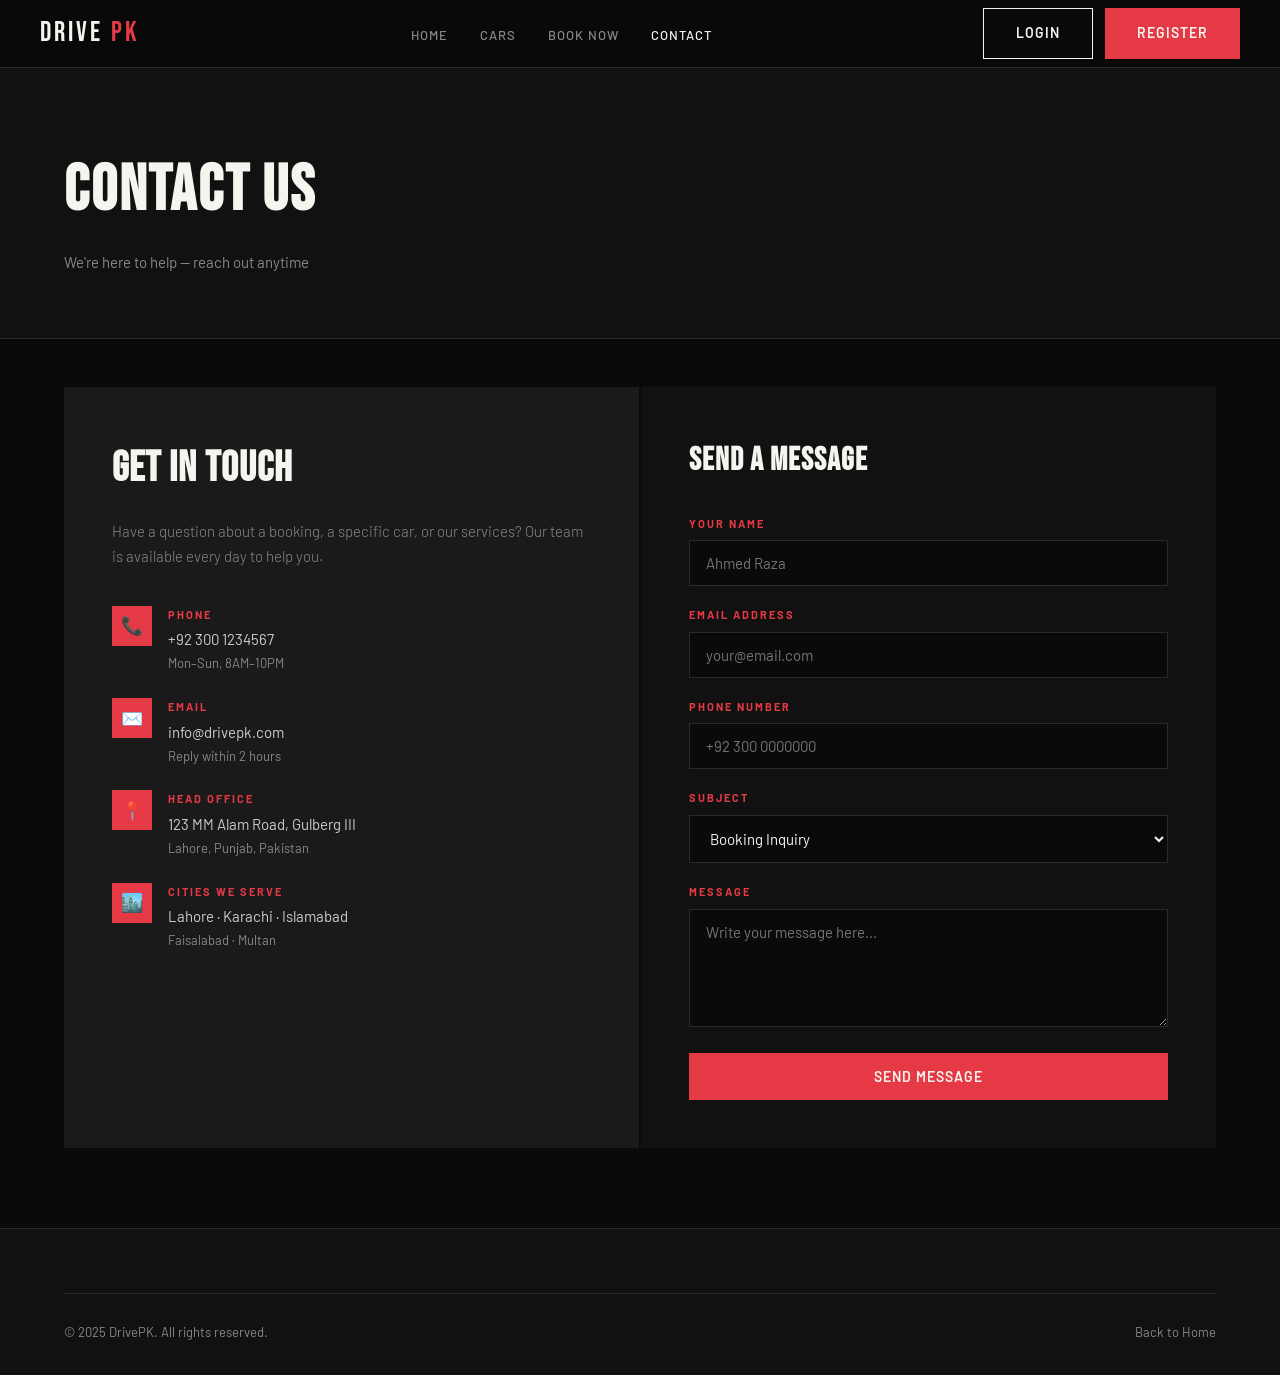
<file: contact.html>
<!DOCTYPE html>
<html lang="en">
<head>
  <meta charset="UTF-8">
  <meta name="viewport" content="width=device-width, initial-scale=1.0">
  <title>Contact — DrivePK</title>
  <link rel="stylesheet" href="css/style.css">
  <link rel="stylesheet" href="css/responsive.css">
</head>
<body>

<nav>
  <div class="nav-inner">
    <a href="index.html" class="nav-logo">DRIVE<span>PK</span></a>
    <ul class="nav-links">
      <li><a href="index.html">Home</a></li>
      <li><a href="cars.html">Cars</a></li>
      <li><a href="booking.html">Book Now</a></li>
      <li><a href="contact.html" class="active">Contact</a></li>
    </ul>
    <div class="nav-actions">
      <a href="login.html" class="btn-outline">Login</a>
      <a href="register.html" class="btn-primary">Register</a>
    </div>
    <button class="hamburger" id="hamburger"><span></span><span></span><span></span></button>
  </div>
</nav>

<div class="mobile-menu" id="mobileMenu">
  <a href="index.html">Home</a>
  <a href="cars.html">Cars</a>
  <a href="booking.html">Book Now</a>
  <a href="contact.html">Contact</a>
</div>

<section class="page-hero">
  <div class="container">
    <h1>CONTACT US</h1>
    <p>We're here to help — reach out anytime</p>
  </div>
</section>

<div class="container">
  <div class="contact-layout">

    <div class="contact-info">
      <h2>GET IN TOUCH</h2>
      <p>Have a question about a booking, a specific car, or our services? Our team is available every day to help you.</p>

      <div class="contact-item">
        <div class="contact-icon">📞</div>
        <div>
          <div class="contact-detail-label">Phone</div>
          <div class="contact-detail-text">+92 300 1234567</div>
          <div class="contact-detail-text" style="font-size:13px; color:var(--gray); margin-top:2px;">Mon–Sun, 8AM–10PM</div>
        </div>
      </div>

      <div class="contact-item">
        <div class="contact-icon">✉️</div>
        <div>
          <div class="contact-detail-label">Email</div>
          <div class="contact-detail-text">info@drivepk.com</div>
          <div class="contact-detail-text" style="font-size:13px; color:var(--gray); margin-top:2px;">Reply within 2 hours</div>
        </div>
      </div>

      <div class="contact-item">
        <div class="contact-icon">📍</div>
        <div>
          <div class="contact-detail-label">Head Office</div>
          <div class="contact-detail-text">123 MM Alam Road, Gulberg III</div>
          <div class="contact-detail-text" style="font-size:13px; color:var(--gray); margin-top:2px;">Lahore, Punjab, Pakistan</div>
        </div>
      </div>

      <div class="contact-item">
        <div class="contact-icon">🏙️</div>
        <div>
          <div class="contact-detail-label">Cities We Serve</div>
          <div class="contact-detail-text">Lahore · Karachi · Islamabad</div>
          <div class="contact-detail-text" style="font-size:13px; color:var(--gray); margin-top:2px;">Faisalabad · Multan</div>
        </div>
      </div>
    </div>

    <div class="contact-form-area">
      <h2>SEND A MESSAGE</h2>

      <div id="alertBox"></div>

      <form id="contactForm" action="php/contact.php" method="POST">
        <div class="form-group">
          <label>Your Name</label>
          <input type="text" name="name" placeholder="Ahmed Raza" required>
        </div>
        <div class="form-group">
          <label>Email Address</label>
          <input type="email" name="email" placeholder="your@email.com" required>
        </div>
        <div class="form-group">
          <label>Phone Number</label>
          <input type="tel" name="phone" placeholder="+92 300 0000000">
        </div>
        <div class="form-group">
          <label>Subject</label>
          <select name="subject">
            <option value="booking">Booking Inquiry</option>
            <option value="fleet">Car Fleet Question</option>
            <option value="pricing">Pricing</option>
            <option value="support">Support / Issue</option>
            <option value="other">Other</option>
          </select>
        </div>
        <div class="form-group">
          <label>Message</label>
          <textarea name="message" rows="5" placeholder="Write your message here..." required></textarea>
        </div>
        <button type="submit" class="btn-primary" style="width:100%; padding:15px;">Send Message</button>
      </form>
    </div>

  </div>
</div>

<footer>
  <div class="container">
    <div class="footer-bottom" style="border-top:1px solid var(--border); padding-top:28px;">
      <span>© 2025 DrivePK. All rights reserved.</span>
      <a href="index.html" style="color:var(--gray);">Back to Home</a>
    </div>
  </div>
</footer>

<script src="js/main.js"></script>
</body>
</html>
</file>
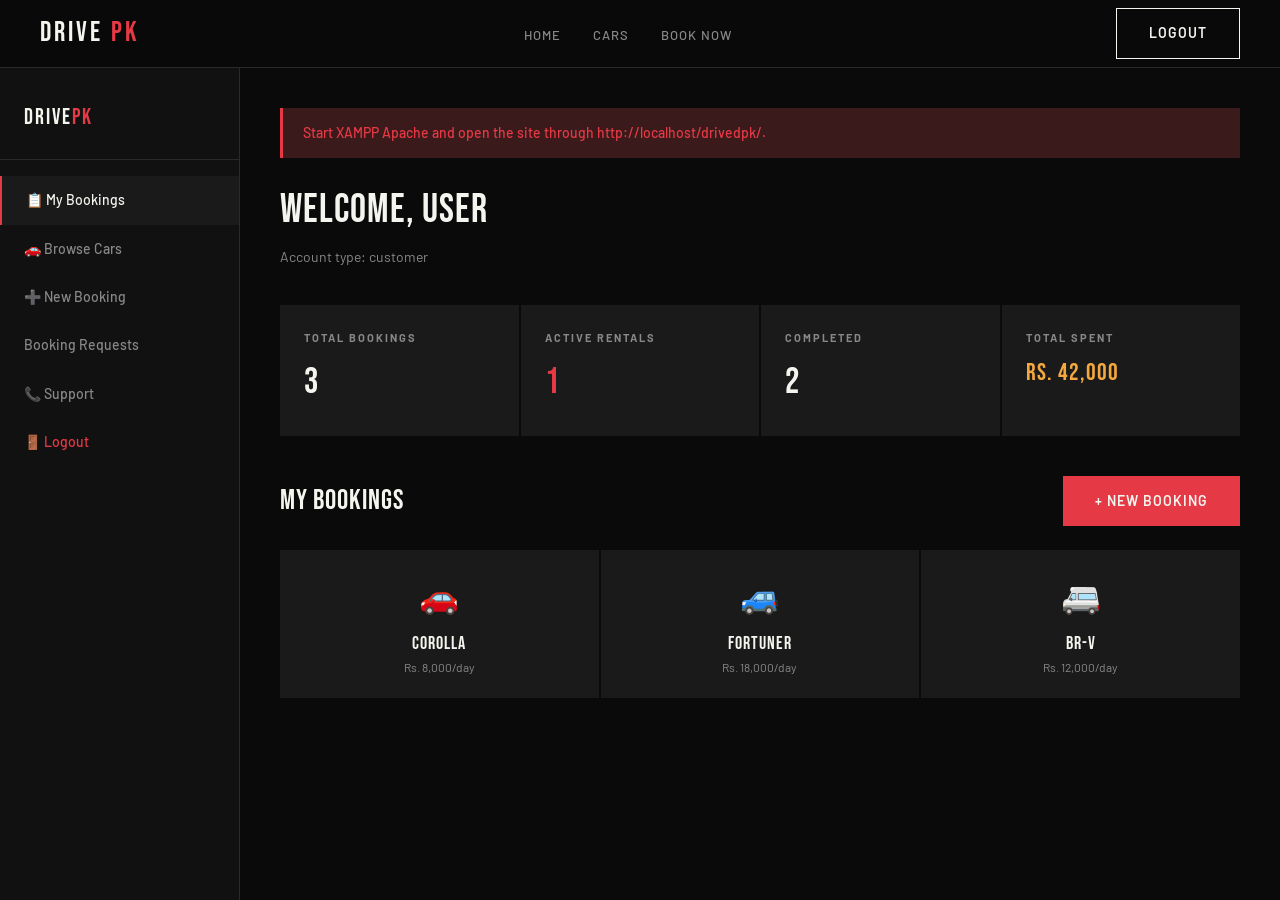
<file: dashboard.html>
<!DOCTYPE html>
<html lang="en">
<head>
  <meta charset="UTF-8">
  <meta name="viewport" content="width=device-width, initial-scale=1.0">
  <title>My Dashboard — DrivePK</title>
  <link rel="stylesheet" href="css/style.css">
  <link rel="stylesheet" href="css/responsive.css">
</head>
<body data-guard="customer,owner">

<nav>
  <div class="nav-inner">
    <a href="index.html" class="nav-logo">DRIVE<span>PK</span></a>
    <ul class="nav-links">
      <li><a href="index.html">Home</a></li>
      <li><a href="cars.html">Cars</a></li>
      <li><a href="booking.html">Book Now</a></li>
    </ul>
    <div class="nav-actions">
      <a href="php/auth.php?action=logout" class="btn-outline">Logout</a>
    </div>
  </div>
</nav>

<div class="dashboard-layout">

  <aside class="sidebar-nav">
    <div class="sidebar-nav-logo">DRIVE<span>PK</span></div>
    <a href="dashboard.html" class="active">📋 My Bookings</a>
    <a href="cars.html">🚗 Browse Cars</a>
    <a href="booking.html">➕ New Booking</a>
    <a href="#owner-booking-requests" data-show-role="owner" hidden>Booking Requests</a>
    <a href="contact.html">📞 Support</a>
    <a href="php/auth.php?action=logout" style="margin-top:auto; color:var(--red);">🚪 Logout</a>
  </aside>

  <main class="dashboard-main">
    <div id="alertBox"></div>
    <div class="dashboard-greeting">WELCOME, <span data-user-name>USER</span></div>
    <div class="dashboard-date">Account type: <span data-user-role>customer</span></div>

    <div data-show-role="owner" hidden style="background:var(--card); padding:28px; margin-bottom:28px; border-left:3px solid var(--gold);">
      <div style="font-family:var(--font-display); font-size:28px; letter-spacing:1px; margin-bottom:8px;">REQUEST A CAR LISTING</div>
      <p style="color:var(--gray); font-size:14px; line-height:1.7; margin-bottom:22px;">Submit your car details here. The car will be saved as a pending request first. It appears on the website only after admin approval.</p>

      <form action="php/owner.php" method="POST" enctype="multipart/form-data" id="ownerCarRequestForm">
        <input type="hidden" name="action" value="request_car">
        <div class="form-row">
          <div class="form-group">
            <label>Brand</label>
            <input type="text" name="brand" placeholder="Toyota" required>
          </div>
          <div class="form-group">
            <label>Model</label>
            <input type="text" name="model" placeholder="Corolla" required>
          </div>
        </div>
        <div class="form-row">
          <div class="form-group">
            <label>Year</label>
            <input type="number" name="year" min="1990" max="2027" placeholder="2023" required>
          </div>
          <div class="form-group">
            <label>Price Per Day (PKR)</label>
            <input type="number" name="price_per_day" min="1000" step="500" placeholder="8000" required>
          </div>
        </div>
        <div class="form-row">
          <div class="form-group">
            <label>Car Type</label>
            <select name="type">
              <option value="sedan">Sedan</option>
              <option value="suv">SUV</option>
              <option value="hatchback">Hatchback</option>
              <option value="luxury">Luxury</option>
            </select>
          </div>
          <div class="form-group">
            <label>Fuel Type</label>
            <select name="fuel_type">
              <option value="petrol">Petrol</option>
              <option value="diesel">Diesel</option>
              <option value="hybrid">Hybrid</option>
            </select>
          </div>
        </div>
        <div class="form-row">
          <div class="form-group">
            <label>Transmission</label>
            <select name="transmission">
              <option value="auto">Automatic</option>
              <option value="manual">Manual</option>
              <option value="cvt">CVT</option>
            </select>
          </div>
          <div class="form-group">
            <label>Seats</label>
            <input type="number" name="seats" min="2" max="12" value="5" required>
          </div>
        </div>
        <div class="form-row">
          <div class="form-group">
            <label>City</label>
            <input type="text" name="city" list="pakistanCityOptions" placeholder="Type or select city" required>
          </div>
          <div class="form-group">
            <label>Car Photos</label>
            <input type="file" name="car_images[]" id="carImagesInput" accept="image/jpeg,image/png,image/webp" multiple required>
            <div id="carImagesHint" style="font-size:12px; color:var(--gray); margin-top:6px;">Choose at least 3 car photos from your computer.</div>
          </div>
        </div>
        <div id="ownerCarImagePreview" style="display:grid; grid-template-columns:repeat(auto-fit,minmax(110px,1fr)); gap:10px; margin-bottom:18px;"></div>
        <div class="form-group">
          <label>Description / Condition</label>
          <textarea name="description" rows="3" placeholder="Clean interior, service history, documents available..."></textarea>
        </div>
        <button type="submit" class="btn-gold" style="width:100%; padding:15px;">Send Request To Admin</button>
        <datalist id="pakistanCityOptions">
          <option value="Lahore">
          <option value="Karachi">
          <option value="Islamabad">
          <option value="Rawalpindi">
          <option value="Faisalabad">
          <option value="Multan">
          <option value="Peshawar">
          <option value="Quetta">
          <option value="Sialkot">
          <option value="Gujranwala">
          <option value="Hyderabad">
          <option value="Sukkur">
          <option value="Bahawalpur">
          <option value="Sargodha">
          <option value="Abbottabad">
          <option value="Mardan">
          <option value="Muzaffarabad">
          <option value="Gilgit">
          <option value="Skardu">
          <option value="Gwadar">
          <option value="Rahim Yar Khan">
          <option value="Sahiwal">
          <option value="Okara">
          <option value="Sheikhupura">
          <option value="Jhelum">
          <option value="Gujrat">
          <option value="Larkana">
          <option value="Nawabshah">
          <option value="Dera Ghazi Khan">
        </datalist>
      </form>
    </div>

    <div data-show-role="owner" hidden style="margin-bottom:32px;">
      <div style="margin-bottom:20px; display:flex; justify-content:space-between; align-items:center; gap:16px; flex-wrap:wrap;">
        <div>
          <div style="font-family:var(--font-display); font-size:28px; letter-spacing:1px;">MY APPROVED LIVE CARS</div>
          <div style="font-size:13px; color:var(--gray);">Cars approved by admin and published on the website.</div>
        </div>
        <button type="button" class="btn-outline" onclick="loadOwnerCarStatus()">Refresh</button>
      </div>

      <div class="data-table-wrapper" style="margin-bottom:32px;">
        <table class="data-table">
          <thead>
            <tr>
              <th>Car</th>
              <th>Specs</th>
              <th>Price</th>
              <th>Website Status</th>
              <th>Published</th>
            </tr>
          </thead>
          <tbody id="approvedOwnerCarsBody">
            <tr>
              <td colspan="5">Loading approved cars...</td>
            </tr>
          </tbody>
        </table>
      </div>

      <div style="margin-bottom:20px;">
        <div style="font-family:var(--font-display); font-size:28px; letter-spacing:1px;">MY CAR REQUESTS</div>
        <div style="font-size:13px; color:var(--gray);">Pending requests stay here until admin approves or rejects them.</div>
      </div>

      <div class="data-table-wrapper">
        <table class="data-table">
          <thead>
            <tr>
              <th>Requested Car</th>
              <th>Specs</th>
              <th>Price</th>
              <th>Status</th>
              <th>Admin Note</th>
            </tr>
          </thead>
          <tbody id="ownerRequestsStatusBody">
            <tr>
              <td colspan="5">Loading requests...</td>
            </tr>
          </tbody>
        </table>
      </div>
    </div>

    <div id="owner-booking-requests" data-show-role="owner" hidden style="margin-bottom:32px;">
      <div style="margin-bottom:20px; display:flex; justify-content:space-between; align-items:center; gap:16px; flex-wrap:wrap;">
        <div>
          <div style="font-family:var(--font-display); font-size:28px; letter-spacing:1px;">CUSTOMER BOOKING REQUESTS</div>
          <div style="font-size:13px; color:var(--gray);">Approve a pending request to mark the car as booked. Rejecting keeps it free.</div>
        </div>
        <div style="display:flex; gap:10px; align-items:center; flex-wrap:wrap;">
          <span class="badge" id="ownerPendingBookingCount" style="background:#1a2a3a; color:#64b5f6;">0 Pending</span>
          <button type="button" class="btn-outline" onclick="loadOwnerBookingRequests()">Refresh</button>
        </div>
      </div>

      <div class="data-table-wrapper">
        <table class="data-table">
          <thead>
            <tr>
              <th>Customer</th>
              <th>Car</th>
              <th>Booking Detail</th>
              <th>Total</th>
              <th>Status</th>
              <th>Owner Decision</th>
            </tr>
          </thead>
          <tbody id="ownerBookingRequestsBody">
            <tr>
              <td colspan="6">Loading booking requests...</td>
            </tr>
          </tbody>
        </table>
      </div>
    </div>

    <div class="stats-row" data-show-role="customer" hidden>
      <div class="stat-card">
        <div class="stat-card-label">Total Bookings</div>
        <div class="stat-card-value">3</div>
      </div>
      <div class="stat-card">
        <div class="stat-card-label">Active Rentals</div>
        <div class="stat-card-value red">1</div>
      </div>
      <div class="stat-card">
        <div class="stat-card-label">Completed</div>
        <div class="stat-card-value">2</div>
      </div>
      <div class="stat-card">
        <div class="stat-card-label">Total Spent</div>
        <div class="stat-card-value gold" style="font-size:24px;">Rs. 42,000</div>
      </div>
    </div>

    <div data-show-role="customer" hidden style="margin-bottom:24px; display:flex; justify-content:space-between; align-items:center;">
      <div style="font-family:var(--font-display); font-size:28px; letter-spacing:1px;">MY BOOKINGS</div>
      <a href="booking.html" class="btn-primary">+ New Booking</a>
    </div>

    <div class="data-table-wrapper" data-show-role="customer" hidden>
      <table class="data-table">
        <thead>
          <tr>
            <th>Booking #</th>
            <th>Car</th>
            <th>Pick-up</th>
            <th>Drop-off</th>
            <th>Total</th>
            <th>Status</th>
            <th>Actions</th>
          </tr>
        </thead>
        <tbody id="customerBookingsBody">
          <tr>
            <td colspan="7">Loading your bookings...</td>
          </tr>
        </tbody>
      </table>
    </div>

    <div data-show-role="customer" hidden style="margin-top:48px; margin-bottom:24px; font-family:var(--font-display); font-size:28px; letter-spacing:1px;">QUICK BOOK</div>
    <div data-show-role="customer" hidden style="display:grid; grid-template-columns:repeat(3,1fr); gap:2px;">
      <a href="car-detail.html?id=1" style="background:var(--card); padding:20px; display:block; text-align:center; transition:transform 0.2s;" onmouseover="this.style.transform='translateY(-4px)'" onmouseout="this.style.transform='none'">
        <div style="font-size:32px; margin-bottom:8px;">🚗</div>
        <div style="font-family:var(--font-display); font-size:18px; letter-spacing:1px;">Corolla</div>
        <div style="font-size:12px; color:var(--gray);">Rs. 8,000/day</div>
      </a>
      <a href="car-detail.html?id=3" style="background:var(--card); padding:20px; display:block; text-align:center; transition:transform 0.2s;" onmouseover="this.style.transform='translateY(-4px)'" onmouseout="this.style.transform='none'">
        <div style="font-size:32px; margin-bottom:8px;">🚙</div>
        <div style="font-family:var(--font-display); font-size:18px; letter-spacing:1px;">Fortuner</div>
        <div style="font-size:12px; color:var(--gray);">Rs. 18,000/day</div>
      </a>
      <a href="car-detail.html?id=5" style="background:var(--card); padding:20px; display:block; text-align:center; transition:transform 0.2s;" onmouseover="this.style.transform='translateY(-4px)'" onmouseout="this.style.transform='none'">
        <div style="font-size:32px; margin-bottom:8px;">🚐</div>
        <div style="font-family:var(--font-display); font-size:18px; letter-spacing:1px;">BR-V</div>
        <div style="font-size:12px; color:var(--gray);">Rs. 12,000/day</div>
      </a>
    </div>
  </main>

</div>

<script src="js/main.js"></script>
<script src="js/auth-state.js"></script>
<script src="js/owner-dashboard.js"></script>
<script src="js/dashboard-bookings.js"></script>
<script>
(function initOwnerCarImagePicker() {
  const form = document.getElementById('ownerCarRequestForm');
  const input = document.getElementById('carImagesInput');
  const hint = document.getElementById('carImagesHint');
  const preview = document.getElementById('ownerCarImagePreview');

  if (!form || !input || !preview) return;

  function selectedImages() {
    return Array.from(input.files || []).filter(file => file.type && file.type.startsWith('image/'));
  }

  function updateHint(count) {
    if (!hint) return;
    if (count === 0) {
      hint.textContent = 'Choose at least 3 car photos from your computer.';
      hint.style.color = 'var(--gray)';
      return;
    }
    if (count < 3) {
      hint.textContent = `${count} selected. Add ${3 - count} more photo${count === 2 ? '' : 's'}.`;
      hint.style.color = 'var(--red)';
      return;
    }
    hint.textContent = `${count} selected. Ready to send with the listing request.`;
    hint.style.color = 'var(--gold)';
  }

  function renderPreview() {
    const files = selectedImages();
    preview.innerHTML = '';

    files.slice(0, 8).forEach((file, index) => {
      const item = document.createElement('div');
      item.style.cssText = 'background:var(--black); border:1px solid var(--border); min-height:86px; overflow:hidden; position:relative;';

      const img = document.createElement('img');
      img.alt = `Selected car photo ${index + 1}`;
      img.src = URL.createObjectURL(file);
      img.style.cssText = 'width:100%; height:86px; object-fit:cover; display:block;';
      img.onload = () => URL.revokeObjectURL(img.src);

      item.appendChild(img);
      preview.appendChild(item);
    });

    if (files.length > 8) {
      const extra = document.createElement('div');
      extra.style.cssText = 'display:flex; align-items:center; justify-content:center; min-height:86px; border:1px solid var(--border); color:var(--gray); font-size:13px;';
      extra.textContent = `+${files.length - 8} more`;
      preview.appendChild(extra);
    }

    updateHint(files.length);
  }

  input.addEventListener('change', renderPreview);
  form.addEventListener('submit', function(event) {
    const files = selectedImages();
    if (files.length < 3) {
      event.preventDefault();
      updateHint(files.length);
      if (typeof showAlert === 'function') {
        showAlert('alertBox', 'Please select at least 3 car photos before sending the request.', 'error');
      } else {
        alert('Please select at least 3 car photos before sending the request.');
      }
    }
  });
})();
</script>
</body>
</html>
</file>
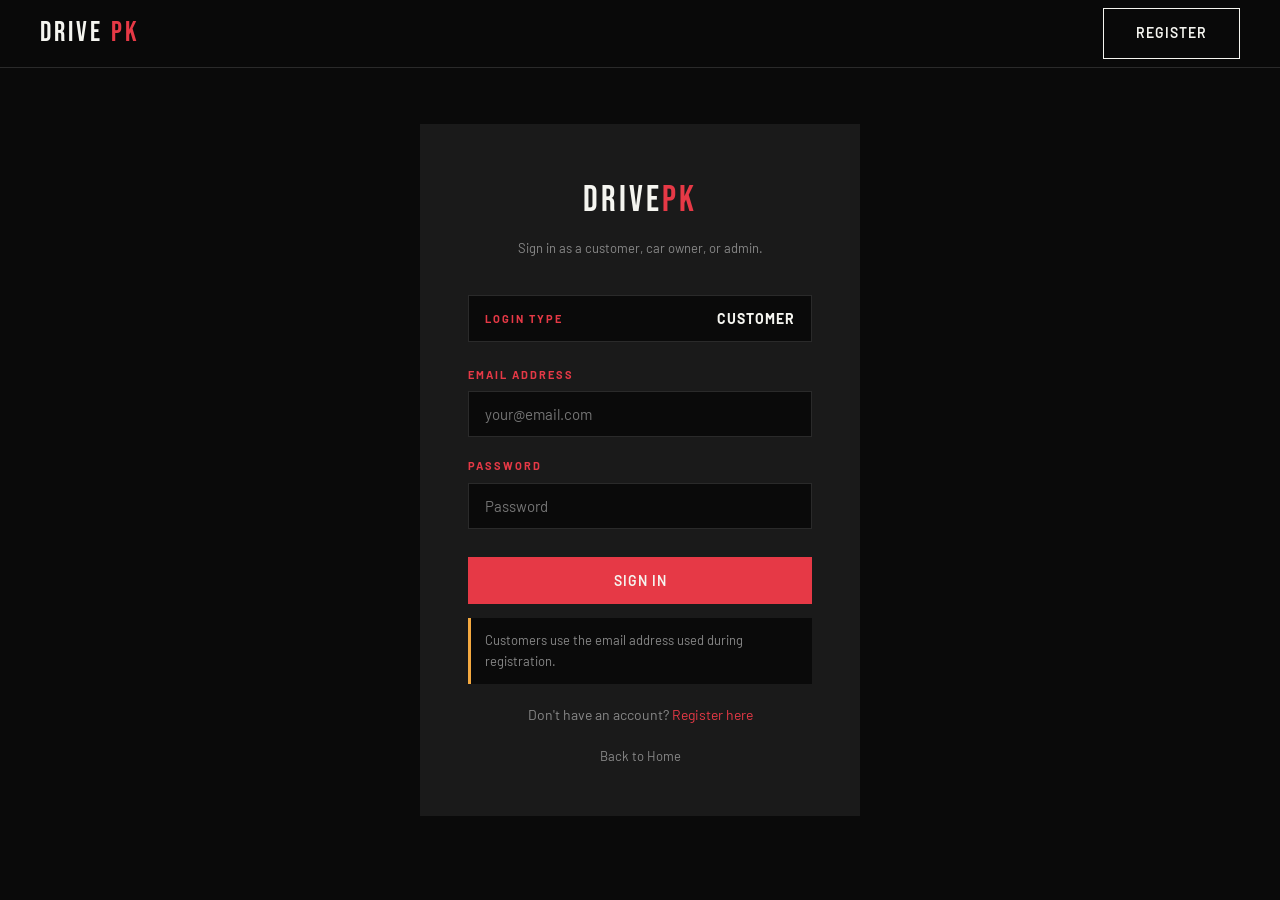
<file: login.html>
<!DOCTYPE html>
<html lang="en">
<head>
  <meta charset="UTF-8">
  <meta name="viewport" content="width=device-width, initial-scale=1.0">
  <title>Login - DrivePK</title>
  <link rel="stylesheet" href="css/style.css">
  <link rel="stylesheet" href="css/responsive.css">
</head>
<body>

<nav>
  <div class="nav-inner">
    <a href="index.html" class="nav-logo">DRIVE<span>PK</span></a>
    <div class="nav-actions">
      <a href="register.html" class="btn-outline">Register</a>
    </div>
  </div>
</nav>

<section class="auth-section">
  <div class="auth-card">
    <div class="auth-logo">DRIVE<span>PK</span></div>
    <div class="auth-tagline">Sign in as a customer, car owner, or admin.</div>

    <div id="alertBox"></div>

    <button type="button" class="login-type-trigger" id="openRoleModal">
      <span>Login Type</span>
      <strong id="selectedRoleText">Customer</strong>
    </button>

    <form id="loginForm" action="php/auth.php" method="POST">
      <input type="hidden" name="action" value="login">
      <input type="hidden" name="login_role" id="loginRole" value="customer">

      <div class="form-group">
        <label id="loginIdLabel">Email Address</label>
        <input type="text" name="login_id" id="loginId" placeholder="your@email.com" required>
      </div>

      <div class="form-group">
        <label>Password</label>
        <input type="password" name="password" placeholder="Password" required>
      </div>

      <button type="submit" class="btn-primary auth-submit">Sign In</button>
    </form>

    <div class="auth-note" id="loginHint">Customers use the email address used during registration.</div>

    <div class="auth-switch">
      Don't have an account? <a href="register.html">Register here</a>
    </div>

    <div style="text-align:center; margin-top:16px;">
      <a href="index.html" style="font-size:13px; color:var(--gray);">Back to Home</a>
    </div>
  </div>
</section>

<div class="modal-backdrop" id="roleModal" hidden>
  <div class="modal-panel" role="dialog" aria-modal="true" aria-labelledby="roleModalTitle">
    <div class="modal-head">
      <div>
        <div class="modal-kicker">Choose Login</div>
        <h2 id="roleModalTitle">Select Account Type</h2>
      </div>
      <button type="button" class="modal-close" id="closeRoleModal" aria-label="Close">x</button>
    </div>

    <div class="modal-role-grid">
      <button type="button" class="role-card active" data-login-role="customer">
        <strong>Customer</strong>
        <span>Book cars and view your rentals.</span>
      </button>
      <button type="button" class="role-card" data-login-role="owner">
        <strong>Car Owner</strong>
        <span>Manage owner access and listings.</span>
      </button>
      <button type="button" class="role-card" data-login-role="admin">
        <strong>Admin</strong>
        <span>Use the separate admin ID.</span>
      </button>
    </div>
  </div>
</div>

<script src="js/main.js"></script>
<script>
(function initLoginPage() {
  const modal = document.getElementById('roleModal');
  const openModal = document.getElementById('openRoleModal');
  const closeModal = document.getElementById('closeRoleModal');
  const roleInput = document.getElementById('loginRole');
  const roleText = document.getElementById('selectedRoleText');
  const loginId = document.getElementById('loginId');
  const loginIdLabel = document.getElementById('loginIdLabel');
  const loginHint = document.getElementById('loginHint');
  const params = new URLSearchParams(window.location.search);

  const roleConfig = {
    customer: {
      label: 'Email Address',
      text: 'Customer',
      placeholder: 'your@email.com',
      hint: 'Customers use the email address used during registration.'
    },
    owner: {
      label: 'Owner Email',
      text: 'Car Owner',
      placeholder: 'owner@email.com',
      hint: 'Car owners use the email address used during owner registration.'
    },
    admin: {
      label: 'Admin ID',
      text: 'Admin',
      placeholder: 'drivepk-admin',
      hint: 'Default admin ID: drivepk-admin | Password: Admin@123'
    }
  };

  function setRole(role) {
    const config = roleConfig[role] || roleConfig.customer;
    roleInput.value = role;
    roleText.textContent = config.text;
    loginIdLabel.textContent = config.label;
    loginId.placeholder = config.placeholder;
    loginHint.textContent = config.hint;

    document.querySelectorAll('[data-login-role]').forEach(button => {
      button.classList.toggle('active', button.dataset.loginRole === role);
    });
  }

  function showModal() {
    modal.hidden = false;
  }

  function hideModal() {
    modal.hidden = true;
  }

  openModal.addEventListener('click', showModal);
  closeModal.addEventListener('click', hideModal);
  modal.addEventListener('click', event => {
    if (event.target === modal) hideModal();
  });

  document.querySelectorAll('[data-login-role]').forEach(button => {
    button.addEventListener('click', () => {
      setRole(button.dataset.loginRole);
      hideModal();
      loginId.focus();
    });
  });

  setRole(['customer', 'owner', 'admin'].includes(params.get('role')) ? params.get('role') : 'customer');

  ['error', 'success'].forEach(type => {
    const message = params.get(type);
    if (message) showAlert('alertBox', message, type);
  });
})();
</script>
</body>
</html>
</file>
<file: css/style.css>
@import url('https://fonts.googleapis.com/css2?family=Bebas+Neue&family=Barlow:wght@300;400;500;600;700&display=swap');

* {
  margin: 0;
  padding: 0;
  box-sizing: border-box;
}

:root {
  --black: #0a0a0a;
  --dark: #111111;
  --card: #1a1a1a;
  --border: #2a2a2a;
  --red: #e63946;
  --red-dark: #b82030;
  --gold: #f4a940;
  --white: #f5f5f0;
  --gray: #888888;
  --light-gray: #cccccc;
  --font-display: 'Bebas Neue', sans-serif;
  --font-body: 'Barlow', sans-serif;
}

html { scroll-behavior: smooth; }

body {
  background: var(--black);
  color: var(--white);
  font-family: var(--font-body);
  font-size: 16px;
  line-height: 1.6;
  overflow-x: hidden;
}

a { text-decoration: none; color: inherit; }
img { max-width: 100%; display: block; }
ul { list-style: none; }

.container {
  max-width: 1200px;
  margin: 0 auto;
  padding: 0 24px;
}

.section-title {
  font-family: var(--font-display);
  font-size: 52px;
  letter-spacing: 2px;
  color: var(--white);
  margin-bottom: 8px;
}

.section-subtitle {
  color: var(--gray);
  font-size: 15px;
  margin-bottom: 48px;
  font-weight: 300;
}

.btn-primary {
  background: var(--red);
  color: var(--white);
  padding: 14px 32px;
  font-family: var(--font-body);
  font-size: 14px;
  font-weight: 600;
  letter-spacing: 1px;
  text-transform: uppercase;
  border: none;
  cursor: pointer;
  display: inline-block;
  transition: background 0.2s, transform 0.15s;
}

.btn-primary:hover {
  background: var(--red-dark);
  transform: translateY(-1px);
}

.btn-outline {
  background: transparent;
  color: var(--white);
  padding: 13px 32px;
  font-family: var(--font-body);
  font-size: 14px;
  font-weight: 600;
  letter-spacing: 1px;
  text-transform: uppercase;
  border: 1px solid var(--white);
  cursor: pointer;
  display: inline-block;
  transition: all 0.2s;
}

.btn-outline:hover {
  background: var(--white);
  color: var(--black);
}

.btn-gold {
  background: var(--gold);
  color: var(--black);
  padding: 14px 32px;
  font-family: var(--font-body);
  font-size: 14px;
  font-weight: 700;
  letter-spacing: 1px;
  text-transform: uppercase;
  border: none;
  cursor: pointer;
  display: inline-block;
  transition: all 0.2s;
}

.btn-gold:hover { opacity: 0.88; transform: translateY(-1px); }

.badge {
  display: inline-block;
  padding: 4px 10px;
  font-size: 11px;
  font-weight: 700;
  letter-spacing: 1px;
  text-transform: uppercase;
}

.badge-available { background: #1a3a1a; color: #4caf50; }
.badge-booked { background: #3a1a1a; color: var(--red); }
.badge-featured { background: var(--gold); color: var(--black); }


nav {
  position: fixed;
  top: 0;
  left: 0;
  right: 0;
  z-index: 1000;
  padding: 0 24px;
  background: rgba(10,10,10,0.96);
  backdrop-filter: blur(12px);
  border-bottom: 1px solid var(--border);
  height: 68px;
  display: flex;
  align-items: center;
}

.nav-inner {
  max-width: 1200px;
  margin: 0 auto;
  width: 100%;
  display: flex;
  align-items: center;
  justify-content: space-between;
}

.nav-logo {
  font-family: var(--font-display);
  font-size: 28px;
  letter-spacing: 3px;
  color: var(--white);
  display: flex;
  align-items: center;
  gap: 8px;
}

.nav-logo span { color: var(--red); }

.nav-links {
  display: flex;
  align-items: center;
  gap: 32px;
}

.nav-links a {
  font-size: 13px;
  font-weight: 500;
  letter-spacing: 1px;
  text-transform: uppercase;
  color: var(--gray);
  transition: color 0.2s;
}

.nav-links a:hover, .nav-links a.active { color: var(--white); }

.nav-actions { display: flex; gap: 12px; align-items: center; }

.hamburger {
  display: none;
  flex-direction: column;
  gap: 5px;
  cursor: pointer;
  background: none;
  border: none;
  padding: 4px;
}

.hamburger span {
  display: block;
  width: 24px;
  height: 2px;
  background: var(--white);
  transition: all 0.3s;
}


.hero {
  min-height: 100vh;
  display: flex;
  align-items: center;
  position: relative;
  overflow: hidden;
  padding-top: 68px;
}

.hero-bg {
  position: absolute;
  inset: 0;
  background: linear-gradient(135deg, #0a0a0a 0%, #1a0a0a 50%, #0a0a0a 100%);
  z-index: 0;
}

.hero-bg::before {
  content: '';
  position: absolute;
  inset: 0;
  background: url('../images/hero-bg.jpg') center/cover no-repeat;
  opacity: 0.22;
}

.hero-bg::after {
  content: '';
  position: absolute;
  bottom: 0;
  left: 0;
  right: 0;
  height: 200px;
  background: linear-gradient(to bottom, transparent, var(--black));
}

.hero-content {
  position: relative;
  z-index: 1;
  max-width: 700px;
}

.hero-tag {
  font-size: 12px;
  font-weight: 600;
  letter-spacing: 3px;
  text-transform: uppercase;
  color: var(--red);
  margin-bottom: 16px;
  display: flex;
  align-items: center;
  gap: 10px;
}

.hero-tag::before {
  content: '';
  display: block;
  width: 32px;
  height: 1px;
  background: var(--red);
}

.hero h1 {
  font-family: var(--font-display);
  font-size: clamp(64px, 10vw, 120px);
  line-height: 0.9;
  letter-spacing: 2px;
  color: var(--white);
  margin-bottom: 24px;
}

.hero h1 span { color: var(--red); }

.hero p {
  font-size: 17px;
  color: var(--light-gray);
  font-weight: 300;
  max-width: 480px;
  margin-bottom: 36px;
  line-height: 1.7;
}

.hero-actions { display: flex; gap: 16px; flex-wrap: wrap; }

.hero-stats {
  position: relative;
  z-index: 1;
  display: flex;
  gap: 48px;
  margin-top: 64px;
  padding-top: 40px;
  border-top: 1px solid var(--border);
}

.stat-item { text-align: left; }

.stat-number {
  font-family: var(--font-display);
  font-size: 42px;
  letter-spacing: 1px;
  color: var(--white);
  line-height: 1;
}

.stat-number span { color: var(--red); }

.stat-label {
  font-size: 12px;
  color: var(--gray);
  text-transform: uppercase;
  letter-spacing: 1px;
  margin-top: 4px;
}


.search-bar-section {
  background: var(--dark);
  border-top: 1px solid var(--border);
  border-bottom: 1px solid var(--border);
  padding: 32px 24px;
}

.search-bar {
  max-width: 1200px;
  margin: 0 auto;
  display: grid;
  grid-template-columns: 1fr 1fr 1fr auto;
  gap: 0;
  border: 1px solid var(--border);
}

.search-field {
  padding: 18px 20px;
  border-right: 1px solid var(--border);
}

.search-field:last-child { border-right: none; }

.search-field label {
  display: block;
  font-size: 10px;
  font-weight: 700;
  letter-spacing: 2px;
  text-transform: uppercase;
  color: var(--red);
  margin-bottom: 6px;
}

.search-field select,
.search-field input {
  background: transparent;
  border: none;
  color: var(--white);
  font-family: var(--font-body);
  font-size: 15px;
  font-weight: 500;
  width: 100%;
  outline: none;
  cursor: pointer;
}

.search-field select option { background: var(--dark); color: var(--white); }

.search-btn {
  background: var(--red);
  color: var(--white);
  border: none;
  padding: 0 32px;
  font-family: var(--font-body);
  font-size: 13px;
  font-weight: 700;
  letter-spacing: 2px;
  text-transform: uppercase;
  cursor: pointer;
  transition: background 0.2s;
  white-space: nowrap;
}

.search-btn:hover { background: var(--red-dark); }


.cars-section { padding: 80px 0; }

.cars-filter {
  display: flex;
  gap: 8px;
  margin-bottom: 40px;
  flex-wrap: wrap;
}

.filter-btn {
  padding: 9px 20px;
  background: transparent;
  border: 1px solid var(--border);
  color: var(--gray);
  font-family: var(--font-body);
  font-size: 13px;
  font-weight: 500;
  letter-spacing: 1px;
  text-transform: uppercase;
  cursor: pointer;
  transition: all 0.2s;
}

.filter-btn.active,
.filter-btn:hover {
  background: var(--red);
  border-color: var(--red);
  color: var(--white);
}

.cars-grid {
  display: grid;
  grid-template-columns: repeat(3, 1fr);
  gap: 2px;
}

.car-card {
  background: var(--card);
  overflow: hidden;
  position: relative;
  transition: transform 0.2s;
}

.car-card:hover { transform: translateY(-4px); }

.car-card-image {
  position: relative;
  height: 200px;
  overflow: hidden;
  background: #161616;
}

.car-card-image img {
  width: 100%;
  height: 100%;
  object-fit: cover;
  transition: transform 0.4s;
}

.car-card:hover .car-card-image img { transform: scale(1.06); }

.car-card-badge {
  position: absolute;
  top: 12px;
  left: 12px;
}

.car-card-body { padding: 20px; }

.car-brand {
  font-size: 11px;
  font-weight: 700;
  letter-spacing: 2px;
  text-transform: uppercase;
  color: var(--red);
  margin-bottom: 4px;
}

.car-name {
  font-family: var(--font-display);
  font-size: 26px;
  letter-spacing: 1px;
  color: var(--white);
  margin-bottom: 12px;
}

.car-specs {
  display: flex;
  gap: 16px;
  margin-bottom: 16px;
}

.car-spec {
  font-size: 12px;
  color: var(--gray);
  display: flex;
  align-items: center;
  gap: 5px;
}

.car-spec-icon { font-size: 14px; }

.car-card-footer {
  display: flex;
  align-items: center;
  justify-content: space-between;
  padding-top: 16px;
  border-top: 1px solid var(--border);
}

.car-price {
  font-family: var(--font-display);
  font-size: 28px;
  letter-spacing: 1px;
  color: var(--gold);
}

.car-price span {
  font-family: var(--font-body);
  font-size: 12px;
  color: var(--gray);
  font-weight: 400;
  letter-spacing: 0;
}


.features-section {
  padding: 80px 0;
  background: var(--dark);
  border-top: 1px solid var(--border);
  border-bottom: 1px solid var(--border);
}

.features-grid {
  display: grid;
  grid-template-columns: repeat(4, 1fr);
  gap: 2px;
}

.feature-item {
  padding: 36px 28px;
  background: var(--card);
  border-left: 3px solid transparent;
  transition: border-color 0.2s;
}

.feature-item:hover { border-color: var(--red); }

.feature-icon {
  font-size: 36px;
  margin-bottom: 16px;
  display: block;
}

.feature-title {
  font-family: var(--font-display);
  font-size: 22px;
  letter-spacing: 1px;
  color: var(--white);
  margin-bottom: 8px;
}

.feature-desc {
  font-size: 14px;
  color: var(--gray);
  line-height: 1.6;
  font-weight: 300;
}


.how-section { padding: 80px 0; }

.steps-grid {
  display: grid;
  grid-template-columns: repeat(4, 1fr);
  gap: 0;
  position: relative;
}

.steps-grid::before {
  content: '';
  position: absolute;
  top: 32px;
  left: 10%;
  right: 10%;
  height: 1px;
  background: var(--border);
}

.step-item { padding: 0 24px; text-align: center; }

.step-number {
  width: 64px;
  height: 64px;
  border-radius: 50%;
  background: var(--card);
  border: 1px solid var(--border);
  font-family: var(--font-display);
  font-size: 28px;
  color: var(--red);
  display: flex;
  align-items: center;
  justify-content: center;
  margin: 0 auto 20px;
  position: relative;
  z-index: 1;
}

.step-title {
  font-family: var(--font-display);
  font-size: 20px;
  letter-spacing: 1px;
  margin-bottom: 8px;
}

.step-desc { font-size: 13px; color: var(--gray); font-weight: 300; }


.testimonials-section {
  padding: 80px 0;
  background: var(--dark);
  border-top: 1px solid var(--border);
}

.testimonials-grid {
  display: grid;
  grid-template-columns: repeat(3, 1fr);
  gap: 2px;
}

.testimonial-card {
  background: var(--card);
  padding: 32px;
}

.testimonial-stars { color: var(--gold); font-size: 14px; margin-bottom: 16px; }

.testimonial-text {
  font-size: 15px;
  color: var(--light-gray);
  line-height: 1.7;
  font-weight: 300;
  margin-bottom: 20px;
  font-style: italic;
}

.testimonial-author { font-weight: 600; font-size: 14px; }
.testimonial-city { font-size: 12px; color: var(--gray); }


.cta-section {
  padding: 100px 0;
  text-align: center;
  position: relative;
  overflow: hidden;
}

.cta-section::before {
  content: '';
  position: absolute;
  top: 50%;
  left: 50%;
  transform: translate(-50%, -50%);
  width: 600px;
  height: 600px;
  background: radial-gradient(circle, rgba(230,57,70,0.08) 0%, transparent 70%);
  pointer-events: none;
}

.cta-section .section-title { font-size: 64px; }
.cta-actions { display: flex; gap: 16px; justify-content: center; margin-top: 36px; }


footer {
  background: var(--dark);
  border-top: 1px solid var(--border);
  padding: 64px 0 32px;
}

.footer-grid {
  display: grid;
  grid-template-columns: 2fr 1fr 1fr 1fr;
  gap: 48px;
  margin-bottom: 48px;
}

.footer-logo {
  font-family: var(--font-display);
  font-size: 32px;
  letter-spacing: 3px;
  margin-bottom: 16px;
}

.footer-logo span { color: var(--red); }

.footer-desc {
  font-size: 14px;
  color: var(--gray);
  line-height: 1.7;
  font-weight: 300;
  max-width: 280px;
}

.footer-heading {
  font-size: 11px;
  font-weight: 700;
  letter-spacing: 2px;
  text-transform: uppercase;
  color: var(--white);
  margin-bottom: 20px;
}

.footer-links { display: flex; flex-direction: column; gap: 10px; }

.footer-links a {
  font-size: 14px;
  color: var(--gray);
  transition: color 0.2s;
}

.footer-links a:hover { color: var(--white); }

.footer-bottom {
  padding-top: 28px;
  border-top: 1px solid var(--border);
  display: flex;
  justify-content: space-between;
  align-items: center;
  font-size: 13px;
  color: var(--gray);
}


.page-hero {
  padding: 140px 0 64px;
  background: var(--dark);
  border-bottom: 1px solid var(--border);
}

.page-hero h1 {
  font-family: var(--font-display);
  font-size: 64px;
  letter-spacing: 2px;
}

.page-hero p { color: var(--gray); margin-top: 8px; font-size: 15px; }


.cars-page-grid {
  display: grid;
  grid-template-columns: 280px 1fr;
  gap: 40px;
  padding: 48px 0 80px;
}

.sidebar { position: sticky; top: 88px; align-self: start; }

.sidebar-section {
  background: var(--card);
  padding: 24px;
  margin-bottom: 2px;
}

.sidebar-title {
  font-size: 11px;
  font-weight: 700;
  letter-spacing: 2px;
  text-transform: uppercase;
  color: var(--red);
  margin-bottom: 16px;
}

.sidebar-option {
  display: flex;
  align-items: center;
  gap: 10px;
  margin-bottom: 12px;
  cursor: pointer;
}

.sidebar-option input[type="checkbox"],
.sidebar-option input[type="radio"] {
  accent-color: var(--red);
  width: 16px;
  height: 16px;
}

.sidebar-option label {
  font-size: 14px;
  color: var(--light-gray);
  cursor: pointer;
}

.price-range { width: 100%; accent-color: var(--red); }

.price-labels {
  display: flex;
  justify-content: space-between;
  font-size: 12px;
  color: var(--gray);
  margin-top: 8px;
}


.booking-layout {
  display: grid;
  grid-template-columns: 1fr 380px;
  gap: 40px;
  padding: 48px 0 80px;
}

.booking-card {
  background: var(--card);
  padding: 36px;
}

.booking-card h2 {
  font-family: var(--font-display);
  font-size: 32px;
  letter-spacing: 1px;
  margin-bottom: 28px;
}

.form-group { margin-bottom: 20px; }

.form-group label {
  display: block;
  font-size: 11px;
  font-weight: 700;
  letter-spacing: 2px;
  text-transform: uppercase;
  color: var(--red);
  margin-bottom: 8px;
}

.form-group input,
.form-group select,
.form-group textarea {
  width: 100%;
  background: var(--black);
  border: 1px solid var(--border);
  color: var(--white);
  font-family: var(--font-body);
  font-size: 15px;
  padding: 13px 16px;
  outline: none;
  transition: border-color 0.2s;
}

.form-group input:focus,
.form-group select:focus,
.form-group textarea:focus {
  border-color: var(--red);
}

.form-group select option { background: var(--dark); }

.form-row {
  display: grid;
  grid-template-columns: 1fr 1fr;
  gap: 16px;
}

.price-summary {
  background: var(--card);
  padding: 28px;
  position: sticky;
  top: 88px;
}

.price-summary h3 {
  font-family: var(--font-display);
  font-size: 24px;
  letter-spacing: 1px;
  margin-bottom: 20px;
  padding-bottom: 16px;
  border-bottom: 1px solid var(--border);
}

.price-line {
  display: flex;
  justify-content: space-between;
  font-size: 14px;
  color: var(--gray);
  margin-bottom: 12px;
}

.price-line strong {
  color: var(--white);
  font-weight: 600;
}

.price-total {
  display: flex;
  justify-content: space-between;
  align-items: center;
  padding-top: 16px;
  border-top: 1px solid var(--border);
  margin-top: 8px;
}

.price-total-label {
  font-family: var(--font-display);
  font-size: 20px;
  letter-spacing: 1px;
}

.price-total-amount {
  font-family: var(--font-display);
  font-size: 36px;
  letter-spacing: 1px;
  color: var(--gold);
}


.auth-section {
  min-height: 100vh;
  display: flex;
  align-items: center;
  justify-content: center;
  padding: 100px 24px 60px;
  background: var(--black);
}

.auth-card {
  width: 100%;
  max-width: 440px;
  background: var(--card);
  padding: 48px;
}

.auth-card-wide { max-width: 620px; }

.auth-logo {
  font-family: var(--font-display);
  font-size: 36px;
  letter-spacing: 3px;
  text-align: center;
  margin-bottom: 8px;
}

.auth-logo span { color: var(--red); }

.auth-tagline {
  text-align: center;
  color: var(--gray);
  font-size: 13px;
  margin-bottom: 36px;
}

.auth-divider {
  text-align: center;
  color: var(--gray);
  font-size: 13px;
  margin: 20px 0;
  position: relative;
}

.auth-divider::before, .auth-divider::after {
  content: '';
  position: absolute;
  top: 50%;
  width: 40%;
  height: 1px;
  background: var(--border);
}

.auth-divider::before { left: 0; }
.auth-divider::after { right: 0; }

.auth-switch {
  text-align: center;
  margin-top: 20px;
  font-size: 14px;
  color: var(--gray);
}

.auth-switch a { color: var(--red); }

.auth-submit {
  width: 100%;
  padding: 15px;
  font-size: 14px;
  margin-top: 8px;
}

.auth-note {
  margin-top: 14px;
  padding: 12px 14px;
  background: var(--black);
  color: var(--gray);
  font-size: 13px;
  border-left: 3px solid var(--gold);
}

.role-selector,
.modal-role-grid {
  display: grid;
  grid-template-columns: repeat(2, 1fr);
  gap: 10px;
  margin-bottom: 24px;
}

.modal-role-grid { grid-template-columns: 1fr; margin-bottom: 0; }

.role-card {
  background: var(--black);
  color: var(--white);
  border: 1px solid var(--border);
  padding: 16px;
  text-align: left;
  cursor: pointer;
  font-family: var(--font-body);
  transition: border-color 0.2s, background 0.2s, transform 0.15s;
}

.role-card:hover,
.role-card.active {
  border-color: var(--red);
  background: rgba(230,57,70,0.08);
  transform: translateY(-1px);
}

.role-card strong {
  display: block;
  font-size: 14px;
  letter-spacing: 1px;
  text-transform: uppercase;
  margin-bottom: 6px;
}

.role-card span {
  display: block;
  color: var(--gray);
  font-size: 13px;
  line-height: 1.5;
  text-transform: none;
  letter-spacing: 0;
}

.owner-fields {
  border-top: 1px solid var(--border);
  border-bottom: 1px solid var(--border);
  padding: 20px 0 4px;
  margin-bottom: 20px;
}

.login-type-trigger {
  width: 100%;
  margin-bottom: 24px;
  padding: 14px 16px;
  display: flex;
  align-items: center;
  justify-content: space-between;
  background: var(--black);
  border: 1px solid var(--border);
  color: var(--white);
  cursor: pointer;
  font-family: var(--font-body);
}

.login-type-trigger span {
  font-size: 11px;
  letter-spacing: 2px;
  color: var(--red);
  text-transform: uppercase;
  font-weight: 700;
}

.login-type-trigger strong {
  font-size: 14px;
  letter-spacing: 1px;
  text-transform: uppercase;
}

.modal-backdrop {
  position: fixed;
  inset: 0;
  z-index: 2000;
  background: rgba(0,0,0,0.72);
  display: flex;
  align-items: center;
  justify-content: center;
  padding: 24px;
}

.modal-backdrop[hidden] { display: none; }

.modal-panel {
  width: 100%;
  max-width: 420px;
  background: var(--card);
  border: 1px solid var(--border);
  padding: 28px;
}

.modal-head {
  display: flex;
  justify-content: space-between;
  gap: 18px;
  margin-bottom: 22px;
}

.modal-kicker {
  font-size: 11px;
  color: var(--red);
  font-weight: 700;
  letter-spacing: 2px;
  text-transform: uppercase;
  margin-bottom: 4px;
}

.modal-head h2 {
  font-family: var(--font-display);
  letter-spacing: 1px;
  font-size: 30px;
  line-height: 1;
}

.modal-close {
  width: 34px;
  height: 34px;
  border: 1px solid var(--border);
  background: var(--black);
  color: var(--white);
  cursor: pointer;
  font-size: 18px;
}


.dashboard-layout {
  display: grid;
  grid-template-columns: 240px 1fr;
  min-height: calc(100vh - 68px);
  margin-top: 68px;
}

.sidebar-nav {
  background: var(--dark);
  border-right: 1px solid var(--border);
  padding: 32px 0;
  position: sticky;
  top: 68px;
  height: calc(100vh - 68px);
  overflow-y: auto;
}

.sidebar-nav-logo {
  padding: 0 24px 24px;
  border-bottom: 1px solid var(--border);
  margin-bottom: 16px;
  font-family: var(--font-display);
  font-size: 22px;
  letter-spacing: 2px;
}

.sidebar-nav-logo span { color: var(--red); }

.sidebar-nav a {
  display: flex;
  align-items: center;
  gap: 12px;
  padding: 13px 24px;
  font-size: 14px;
  font-weight: 500;
  color: var(--gray);
  transition: all 0.2s;
}

.sidebar-nav a:hover, .sidebar-nav a.active {
  color: var(--white);
  background: rgba(255,255,255,0.04);
  border-left: 2px solid var(--red);
}

.dashboard-main { padding: 40px; background: var(--black); }

.dashboard-greeting {
  font-family: var(--font-display);
  font-size: 40px;
  letter-spacing: 1px;
  margin-bottom: 4px;
}

.dashboard-date { color: var(--gray); font-size: 14px; margin-bottom: 36px; }

.stats-row {
  display: grid;
  grid-template-columns: repeat(4, 1fr);
  gap: 2px;
  margin-bottom: 40px;
}

.stat-card {
  background: var(--card);
  padding: 24px;
}

.stat-card-label {
  font-size: 11px;
  font-weight: 700;
  letter-spacing: 2px;
  text-transform: uppercase;
  color: var(--gray);
  margin-bottom: 8px;
}

.stat-card-value {
  font-family: var(--font-display);
  font-size: 36px;
  letter-spacing: 1px;
  color: var(--white);
}

.stat-card-value.red { color: var(--red); }
.stat-card-value.gold { color: var(--gold); }


.data-table-wrapper {
  background: var(--card);
  overflow-x: auto;
}

.data-table {
  width: 100%;
  border-collapse: collapse;
}

.data-table th {
  background: var(--dark);
  padding: 14px 20px;
  text-align: left;
  font-size: 11px;
  font-weight: 700;
  letter-spacing: 2px;
  text-transform: uppercase;
  color: var(--gray);
  border-bottom: 1px solid var(--border);
}

.data-table td {
  padding: 14px 20px;
  font-size: 14px;
  color: var(--light-gray);
  border-bottom: 1px solid var(--border);
}

.data-table tr:last-child td { border-bottom: none; }
.data-table tr:hover td { background: rgba(255,255,255,0.02); }

.table-actions { display: flex; gap: 8px; }

.action-btn {
  display: inline-block;
  padding: 6px 14px;
  font-size: 12px;
  font-weight: 600;
  letter-spacing: 1px;
  text-transform: uppercase;
  border: none;
  text-decoration: none;
  cursor: pointer;
  font-family: var(--font-body);
  transition: opacity 0.2s;
}

.action-btn:hover { opacity: 0.8; }
.action-btn.edit { background: var(--gold); color: var(--black); }
.action-btn.delete { background: var(--red); color: var(--white); }
.action-btn.view { background: var(--border); color: var(--white); }


.contact-layout {
  display: grid;
  grid-template-columns: 1fr 1fr;
  gap: 2px;
  margin: 48px 0 80px;
}

.contact-info {
  background: var(--card);
  padding: 48px;
}

.contact-info h2 {
  font-family: var(--font-display);
  font-size: 42px;
  letter-spacing: 1px;
  margin-bottom: 16px;
}

.contact-info p {
  color: var(--gray);
  font-size: 15px;
  line-height: 1.7;
  font-weight: 300;
  margin-bottom: 36px;
}

.contact-item {
  display: flex;
  align-items: flex-start;
  gap: 16px;
  margin-bottom: 24px;
}

.contact-icon {
  width: 40px;
  height: 40px;
  background: var(--red);
  display: flex;
  align-items: center;
  justify-content: center;
  font-size: 18px;
  flex-shrink: 0;
}

.contact-detail-label {
  font-size: 11px;
  font-weight: 700;
  letter-spacing: 2px;
  text-transform: uppercase;
  color: var(--red);
  margin-bottom: 4px;
}

.contact-detail-text { font-size: 15px; color: var(--light-gray); }

.contact-form-area {
  background: var(--dark);
  padding: 48px;
}

.contact-form-area h2 {
  font-family: var(--font-display);
  font-size: 32px;
  letter-spacing: 1px;
  margin-bottom: 28px;
}


.car-detail-layout {
  display: grid;
  grid-template-columns: 1fr 380px;
  gap: 40px;
  padding: 48px 0 80px;
}

.car-gallery { margin-bottom: 24px; }

.car-main-image {
  height: 400px;
  background: var(--card);
  overflow: hidden;
  margin-bottom: 8px;
}

.car-main-image img {
  width: 100%;
  height: 100%;
  object-fit: cover;
}

.car-thumbs {
  display: grid;
  grid-template-columns: repeat(4, 1fr);
  gap: 8px;
}

.car-thumb {
  height: 80px;
  background: var(--card);
  overflow: hidden;
  cursor: pointer;
  opacity: 0.6;
  transition: opacity 0.2s;
}

.car-thumb:hover, .car-thumb.active { opacity: 1; }
.car-thumb img { width: 100%; height: 100%; object-fit: cover; }

.car-detail-title {
  font-family: var(--font-display);
  font-size: 52px;
  letter-spacing: 2px;
  margin-bottom: 8px;
}

.car-detail-brand {
  font-size: 12px;
  font-weight: 700;
  letter-spacing: 3px;
  text-transform: uppercase;
  color: var(--red);
  margin-bottom: 20px;
}

.car-detail-specs {
  display: grid;
  grid-template-columns: repeat(3, 1fr);
  gap: 2px;
  margin-bottom: 28px;
}

.detail-spec {
  background: var(--card);
  padding: 16px;
  text-align: center;
}

.detail-spec-value {
  font-family: var(--font-display);
  font-size: 24px;
  letter-spacing: 1px;
  color: var(--white);
}

.detail-spec-label {
  font-size: 11px;
  color: var(--gray);
  text-transform: uppercase;
  letter-spacing: 1px;
  margin-top: 4px;
}

.car-description {
  font-size: 15px;
  color: var(--gray);
  line-height: 1.7;
  font-weight: 300;
  margin-bottom: 28px;
}

.booking-sidebar {
  position: sticky;
  top: 88px;
  background: var(--card);
  padding: 28px;
  align-self: start;
}

.booking-sidebar-price {
  font-family: var(--font-display);
  font-size: 48px;
  letter-spacing: 1px;
  color: var(--gold);
  margin-bottom: 4px;
}

.booking-sidebar-price span {
  font-family: var(--font-body);
  font-size: 14px;
  color: var(--gray);
  font-weight: 400;
}

.speedometer {
  position: relative;
  width: 160px;
  height: 80px;
  margin: 0 auto 20px;
  overflow: hidden;
}

.speedometer-arc {
  position: absolute;
  bottom: 0;
  left: 0;
  right: 0;
  width: 160px;
  height: 160px;
  border-radius: 50%;
  border: 8px solid var(--border);
  border-bottom-color: transparent;
  border-left-color: transparent;
  transform: rotate(135deg);
}

.speedometer-fill {
  position: absolute;
  bottom: 0;
  left: 0;
  right: 0;
  width: 160px;
  height: 160px;
  border-radius: 50%;
  border: 8px solid var(--red);
  border-bottom-color: transparent;
  border-left-color: transparent;
  transform: rotate(135deg);
  clip-path: inset(0 50% 0 0);
  transition: clip-path 0.5s;
}

.speedometer-label {
  position: absolute;
  bottom: 4px;
  left: 50%;
  transform: translateX(-50%);
  font-family: var(--font-display);
  font-size: 20px;
  color: var(--white);
  letter-spacing: 1px;
}


.alert {
  padding: 14px 20px;
  margin-bottom: 20px;
  font-size: 14px;
  font-weight: 500;
}

.alert-success { background: #1a3a1a; color: #4caf50; border-left: 3px solid #4caf50; }
.alert-error { background: #3a1a1a; color: var(--red); border-left: 3px solid var(--red); }
.alert-info { background: #1a2a3a; color: #64b5f6; border-left: 3px solid #64b5f6; }


.mobile-menu {
  display: none;
  position: fixed;
  top: 68px;
  left: 0;
  right: 0;
  background: var(--dark);
  border-bottom: 1px solid var(--border);
  padding: 24px;
  z-index: 999;
  flex-direction: column;
  gap: 4px;
}

.mobile-menu.open { display: flex; }

.mobile-menu a {
  padding: 12px 16px;
  font-size: 14px;
  font-weight: 500;
  letter-spacing: 1px;
  text-transform: uppercase;
  color: var(--gray);
  border-left: 2px solid transparent;
  transition: all 0.2s;
}

.mobile-menu a:hover {
  color: var(--white);
  border-color: var(--red);
}

.scroll-top {
  position: fixed;
  bottom: 32px;
  right: 32px;
  width: 44px;
  height: 44px;
  background: var(--red);
  color: var(--white);
  border: none;
  cursor: pointer;
  font-size: 20px;
  display: none;
  align-items: center;
  justify-content: center;
  z-index: 100;
  transition: background 0.2s;
}

.scroll-top.visible { display: flex; }
.scroll-top:hover { background: var(--red-dark); }
</file>
<file: css/responsive.css>
@media (max-width: 1024px) {
  .cars-grid { grid-template-columns: repeat(2, 1fr); }
  .features-grid { grid-template-columns: repeat(2, 1fr); }
  .footer-grid { grid-template-columns: 1fr 1fr; gap: 32px; }
  .booking-layout { grid-template-columns: 1fr; }
  .price-summary { position: static; }
  .car-detail-layout { grid-template-columns: 1fr; }
  .booking-sidebar { position: static; }
  .contact-layout { grid-template-columns: 1fr; }
  .cars-page-grid { grid-template-columns: 1fr; }
  .sidebar { position: static; }
  .stats-row { grid-template-columns: repeat(2, 1fr); }
  .search-bar { grid-template-columns: 1fr 1fr; }
  .search-btn { padding: 18px 20px; }
  .dashboard-layout { grid-template-columns: 1fr; }
  .sidebar-nav {
    position: static;
    height: auto;
    display: flex;
    flex-wrap: wrap;
    padding: 12px 16px;
  }
  .sidebar-nav a { padding: 8px 16px; font-size: 13px; }
}

@media (max-width: 768px) {
  .section-title { font-size: 36px; }
  .hero h1 { font-size: 60px; }
  .nav-links { display: none; }
  .nav-actions .btn-outline { display: none; }
  .hamburger { display: flex; }
  .cars-grid { grid-template-columns: 1fr; }
  .features-grid { grid-template-columns: 1fr; }
  .steps-grid {
    grid-template-columns: 1fr 1fr;
    gap: 24px;
  }
  .steps-grid::before { display: none; }
  .testimonials-grid { grid-template-columns: 1fr; }
  .hero-stats { gap: 24px; flex-wrap: wrap; }
  .stat-number { font-size: 32px; }
  .footer-grid { grid-template-columns: 1fr; }
  .footer-bottom { flex-direction: column; gap: 8px; text-align: center; }
  .search-bar { grid-template-columns: 1fr; }
  .search-field { border-right: none; border-bottom: 1px solid var(--border); }
  .search-btn { padding: 18px; }
  .form-row { grid-template-columns: 1fr; }
  .car-detail-specs { grid-template-columns: repeat(2, 1fr); }
  .page-hero h1 { font-size: 42px; }
  .cta-section .section-title { font-size: 42px; }
  .cta-actions { flex-direction: column; align-items: center; }
  .hero-actions { flex-direction: column; }
  .auth-card { padding: 32px 24px; }
  .dashboard-main { padding: 24px 16px; }
  .stats-row { grid-template-columns: repeat(2, 1fr); }
  .contact-info { padding: 32px 24px; }
  .contact-form-area { padding: 32px 24px; }
  .booking-card { padding: 24px; }
  .role-selector { grid-template-columns: 1fr; }
  .modal-panel { padding: 24px; }
}

@media (max-width: 480px) {
  .hero h1 { font-size: 48px; }
  .section-title { font-size: 30px; }
  .steps-grid { grid-template-columns: 1fr; }
  .car-thumbs { grid-template-columns: repeat(3, 1fr); }
  .stats-row { grid-template-columns: 1fr 1fr; }
  .container { padding: 0 16px; }
  .car-detail-specs { grid-template-columns: repeat(3, 1fr); }
  .scroll-top { bottom: 16px; right: 16px; }
}
</file>
